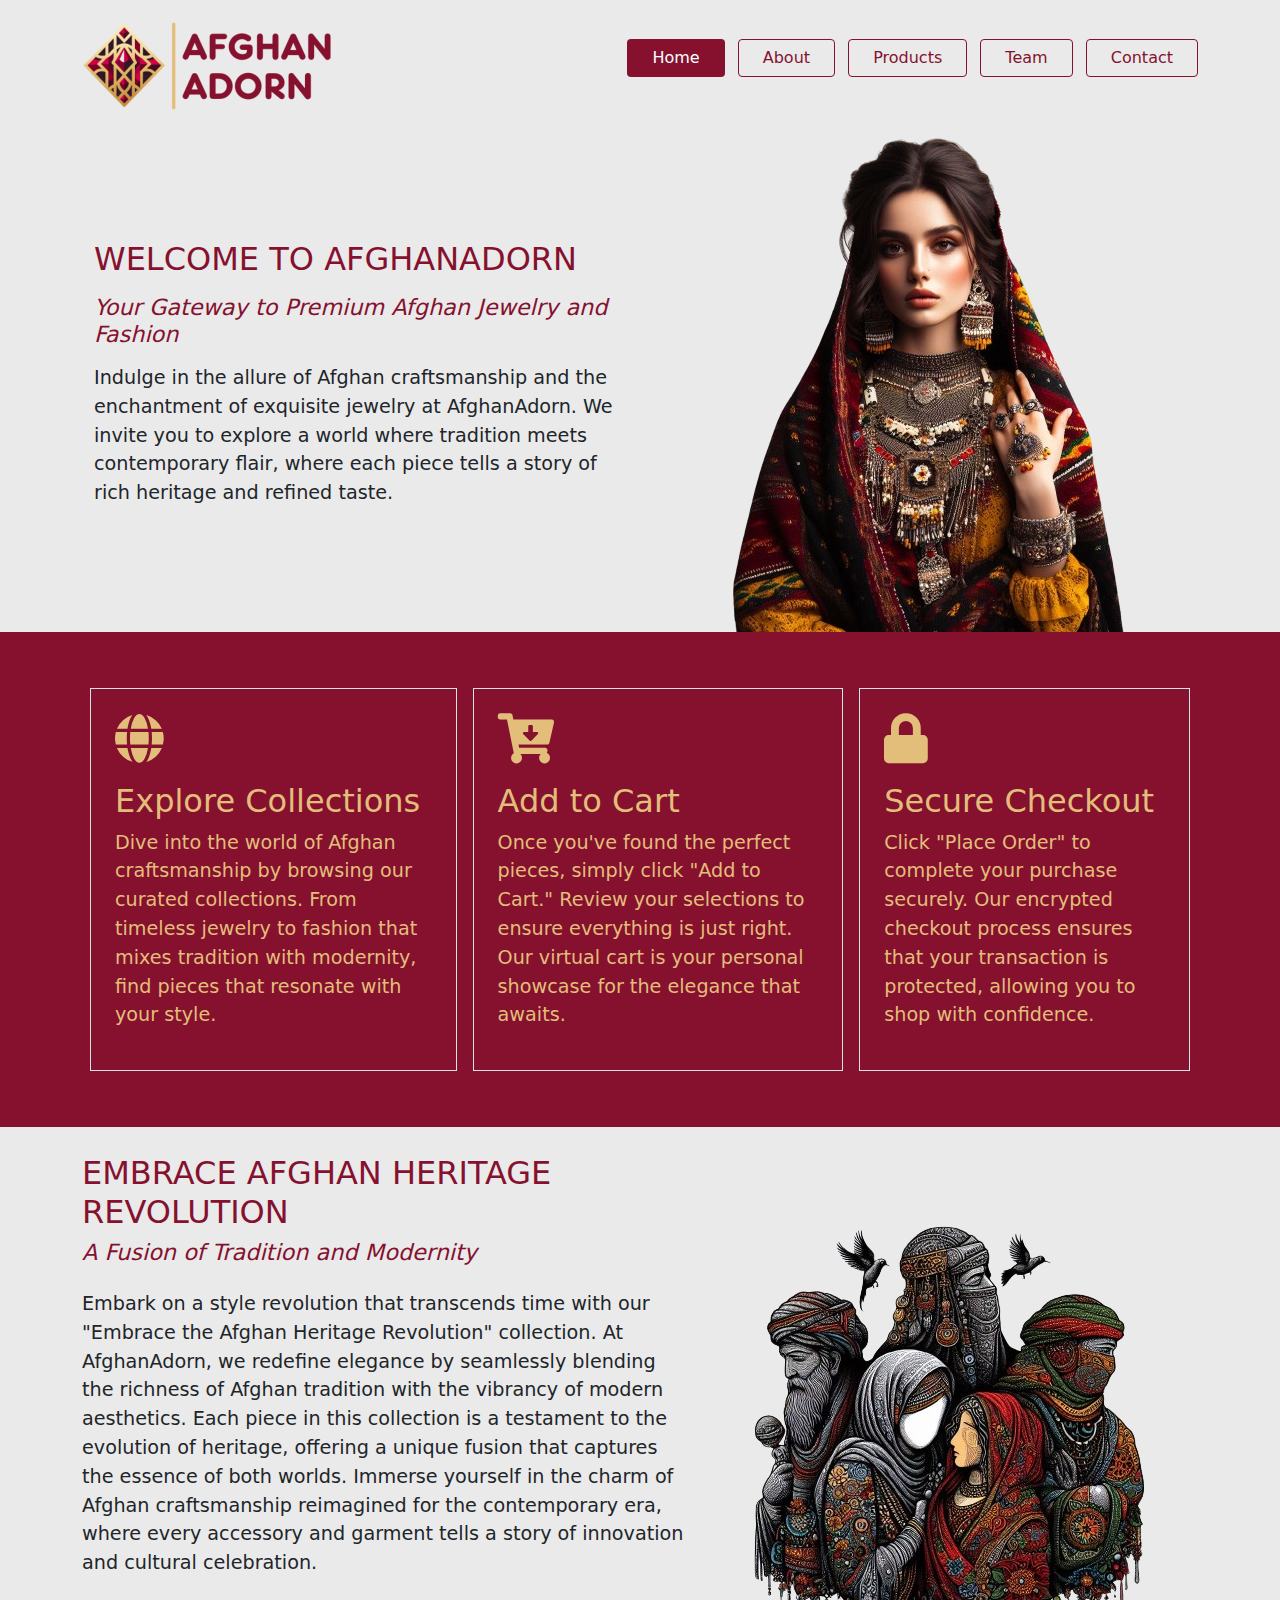
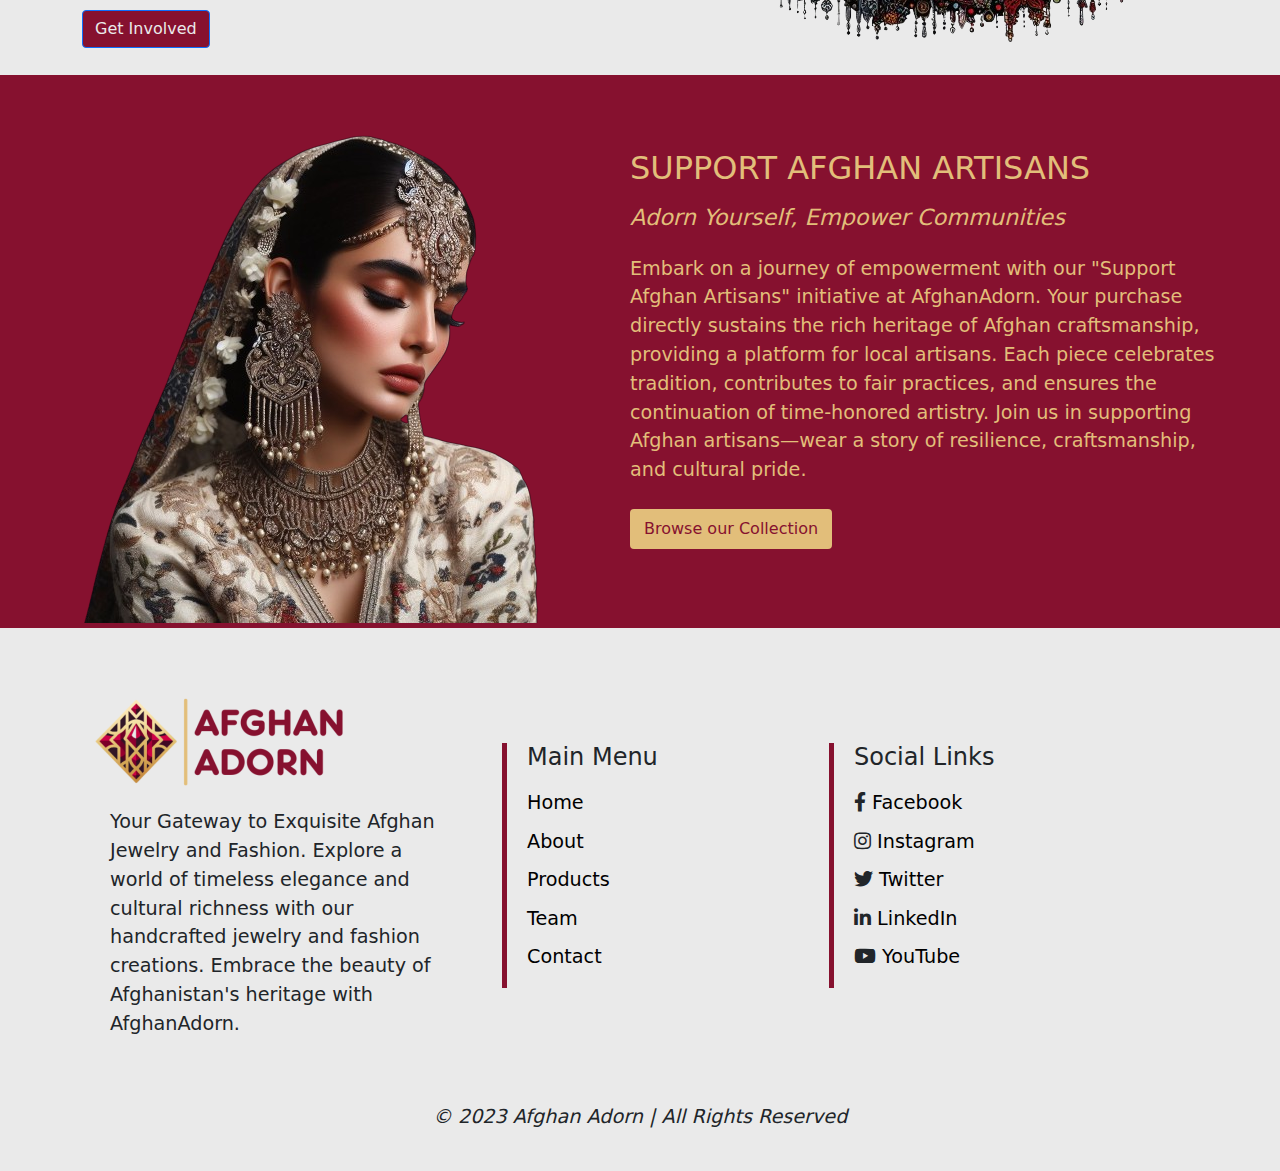
<file: index.html>
<!doctype html>
<html lang="en">

<head>
    <title>Welcome to AfghanAdorn</title>
    
    <!-- Bootstrap CSS -->
    <link href="css/bootstrap.min.css" rel="stylesheet">
    <link href="css/style.css" rel="stylesheet">
    <link rel="stylesheet" href="https://cdnjs.cloudflare.com/ajax/libs/font-awesome/5.15.4/css/all.min.css">
</head>

<body>
  
    <header>
        <div class="container justify-content-center align-items-center ">

            <div class="row ">
                <div class="col-4 mb-3">
                    <img src="img/logo.png" alt="Afghan Adorn Logo" width="250px" class="pt-3 logo">
                </div>
                <div class="col-8 align-self-center">
                    <ul class="list-unstyled float-end">
                        <li class="list-inline-item"><a href="#" class="btn active border-red px-4">Home</a></li>
                        <li class="list-inline-item"><a href="about.html" class="btn btn-outline-success text-decoration-none menu px-4">About</a></li>
                        <li class="list-inline-item"><a href="products.html" class="btn btn-outline-success text-decoration-none menu px-4">Products</a></li>
                        <li class="list-inline-item"><a href="team.html" class="btn btn-outline-success text-decoration-none menu px-4">Team</a></li>
                        <li class="list-inline-item"><a href="contact.html" class="btn btn-outline-success text-decoration-none menu px-4">Contact</a></li>
                    </ul>
                </div>
            </div>
        </div>
    </header>
  
  
    <main>
        <div class="container-fluid d-flex align-items-center">
            <div class="container d-flex justify-content-center align-items-center">
                <div class="container">
                    <h2 class="primary-color text-uppercase pb-2">Welcome to AfghanAdorn</h2>
                    <h3 class="primary-color pb-2">Your Gateway to Premium Afghan Jewelry and Fashion</h3>
                    <p>Indulge in the allure of Afghan craftsmanship and the enchantment of exquisite jewelry at AfghanAdorn. We invite you to explore a world where tradition meets contemporary flair, where each piece tells a story of rich heritage and refined taste.</p>
                </div>
                    
                <div class="container d-inline-flex justify-content-end">
                    <img src="img/header.png" width="500px" alt="">
                </div>
            </div>
        </div>

        <div class="container-fluid primary-background secondary-color py-5">
            
            <div class="container d-flex justify-content-center align-items-center">
                
                <div class="border d-flex flex-column justify-content-center align-content-center h-75 p-4 m-2">
                    <i class="fa fa-globe icons"></i>
                    <h2>Explore Collections</h2>
                    <p>Dive into the world of Afghan craftsmanship by browsing our curated collections. From timeless jewelry to fashion that mixes tradition with modernity, find pieces that resonate with your style.</p>
                </div>
                
                <div class="border d-flex flex-column justify-content-center align-content-center h-75 p-4 m-2">
                    <i class="fa fa-cart-arrow-down icons"></i>
                    <h2>Add to Cart</h2>
                    <p>Once you've found the perfect pieces, simply click "Add to Cart." Review your selections to ensure everything is just right. Our virtual cart is your personal showcase for the elegance that awaits.</p>
                </div>
    
                <div class="border d-flex flex-column justify-content-center align-content-center h-75 p-4 m-2">
                    <i class="fa fa-lock icons"></i>
                    <h2>Secure Checkout</h2>
                    <p>Click "Place Order" to complete your purchase securely. Our encrypted checkout process ensures that your transaction is protected, allowing you to shop with confidence.</p>
                </div>

            </div>
        </div>

        <div class="container d-flex justify-content-center align-items-center">

            <div class="col-7 pe-5 ">
                <h2 class="primary-color text-uppercase">Embrace Afghan Heritage Revolution</h2>
                <h3 class="primary-color pb-3">A Fusion of Tradition and Modernity</h3>
                <p class="pb-3">Embark on a style revolution that transcends time with our "Embrace the Afghan Heritage Revolution" collection. At AfghanAdorn, we redefine elegance by seamlessly blending the richness of Afghan tradition with the vibrancy of modern aesthetics. Each piece in this collection is a testament to the evolution of heritage, offering a unique fusion that captures the essence of both worlds. Immerse yourself in the charm of Afghan craftsmanship reimagined for the contemporary era, where every accessory and garment tells a story of innovation and cultural celebration.</p>
                <a href="#"><button class="btn btn-primary btn-primary-background">Get Involved</button></a>
            </div>

            <div class="col-5 d-flex justify-content-end pt-5">
                <img src="img/home-img-2.png"  alt="">
            </div>

        </div>

        <div class="container-fluid primary-background secondary-color pt-5">
            <div class="container d-flex justify-content-evenly align-items-center">

                <div class="d-flex align-items-center justify-content-center">
                    <img src="img/home-img-1.png"  alt="">
                </div>

                <div class="col-7 ps-5 mb-5">
                    <h2 class="secondary-color text-uppercase pb-2">Support Afghan Artisans</h2>
                    <h3 class="secondary-color pb-3 ">Adorn Yourself, Empower Communities</h3>
                    <p class="pb-2">Embark on a journey of empowerment with our "Support Afghan Artisans" initiative at AfghanAdorn. Your purchase directly sustains the rich heritage of Afghan craftsmanship, providing a platform for local artisans. Each piece celebrates tradition, contributes to fair practices, and ensures the continuation of time-honored artistry. Join us in supporting Afghan artisans—wear a story of resilience, craftsmanship, and cultural pride.</p>
                    <a href="#"><button class="btn btn-secondary-background" id="fashionRevoltBtn">Browse our Collection</button></a>
                </div>
                
            </div>
        </div>
    </main>



    <footer>
        <div class="container justify-content-center p-4 align-items-center ">

            <div class="row mt-4">
                
                <div class="col-4 ">
                
                    <img src="img/logo.png" alt="Afghan Adorn Logo" width="250px" class="pt-3 logo mb-3">
                    <p class="ms-3">Your Gateway to Exquisite Afghan Jewelry and Fashion. Explore a world of timeless elegance and cultural richness with our handcrafted jewelry and fashion creations. Embrace the beauty of Afghanistan's heritage with AfghanAdorn.</p>
                
                </div>

                <div class="col-3 align-self-center border-right-red ms-5">

                    <h4 class="ps-2">Main Menu</h4>

                    <ul class="list-unstyled footer-menu ps-2">
                        <li><a href="index.html">Home</a></li>
                        <li><a href="about.html">About</a></li>
                        <li><a href="products.html">Products</a></li>
                        <li><a href="team.html">Team</a></li>
                        <li><a href="">Contact</a></li>
                    </ul>

                </div>

                <div class="col-lg-3 align-self-center border-right-red ms-5">

                    <h4 class="ps-2">Social Links</h4>

                    <ul class="list-unstyled footer-menu ps-2">
                        <li><i class="fab fa-facebook-f"></i> <a href="https://www.facebook.com/">Facebook</a></li>
                        <li><i class="fab fa-instagram"></i> <a href="https://www.instagram.com/">Instagram</a></li>
                        <li><i class="fab fa-twitter"></i> <a href="https://twitter.com/">Twitter</a></li>
                        <li><i class="fab fa-linkedin-in"></i> <a href="https://linkedin.com/">LinkedIn</a></li>
                        <li><i class="fab fa-youtube"></i> <a href="https://youtube.com/">YouTube</a></li>
                    </ul>

                </div>
            </div>

            <div class="row">
                <p class="fst-italic text-center mt-5">&copy; 2023 Afghan Adorn | All Rights Reserved</p>
            </div>
        </div>
    </footer>






  <!-- Bootstrap JavaScript Libraries -->
  <script src="js/bootstrap.min.js"></script>
</body>

</html>
</file>
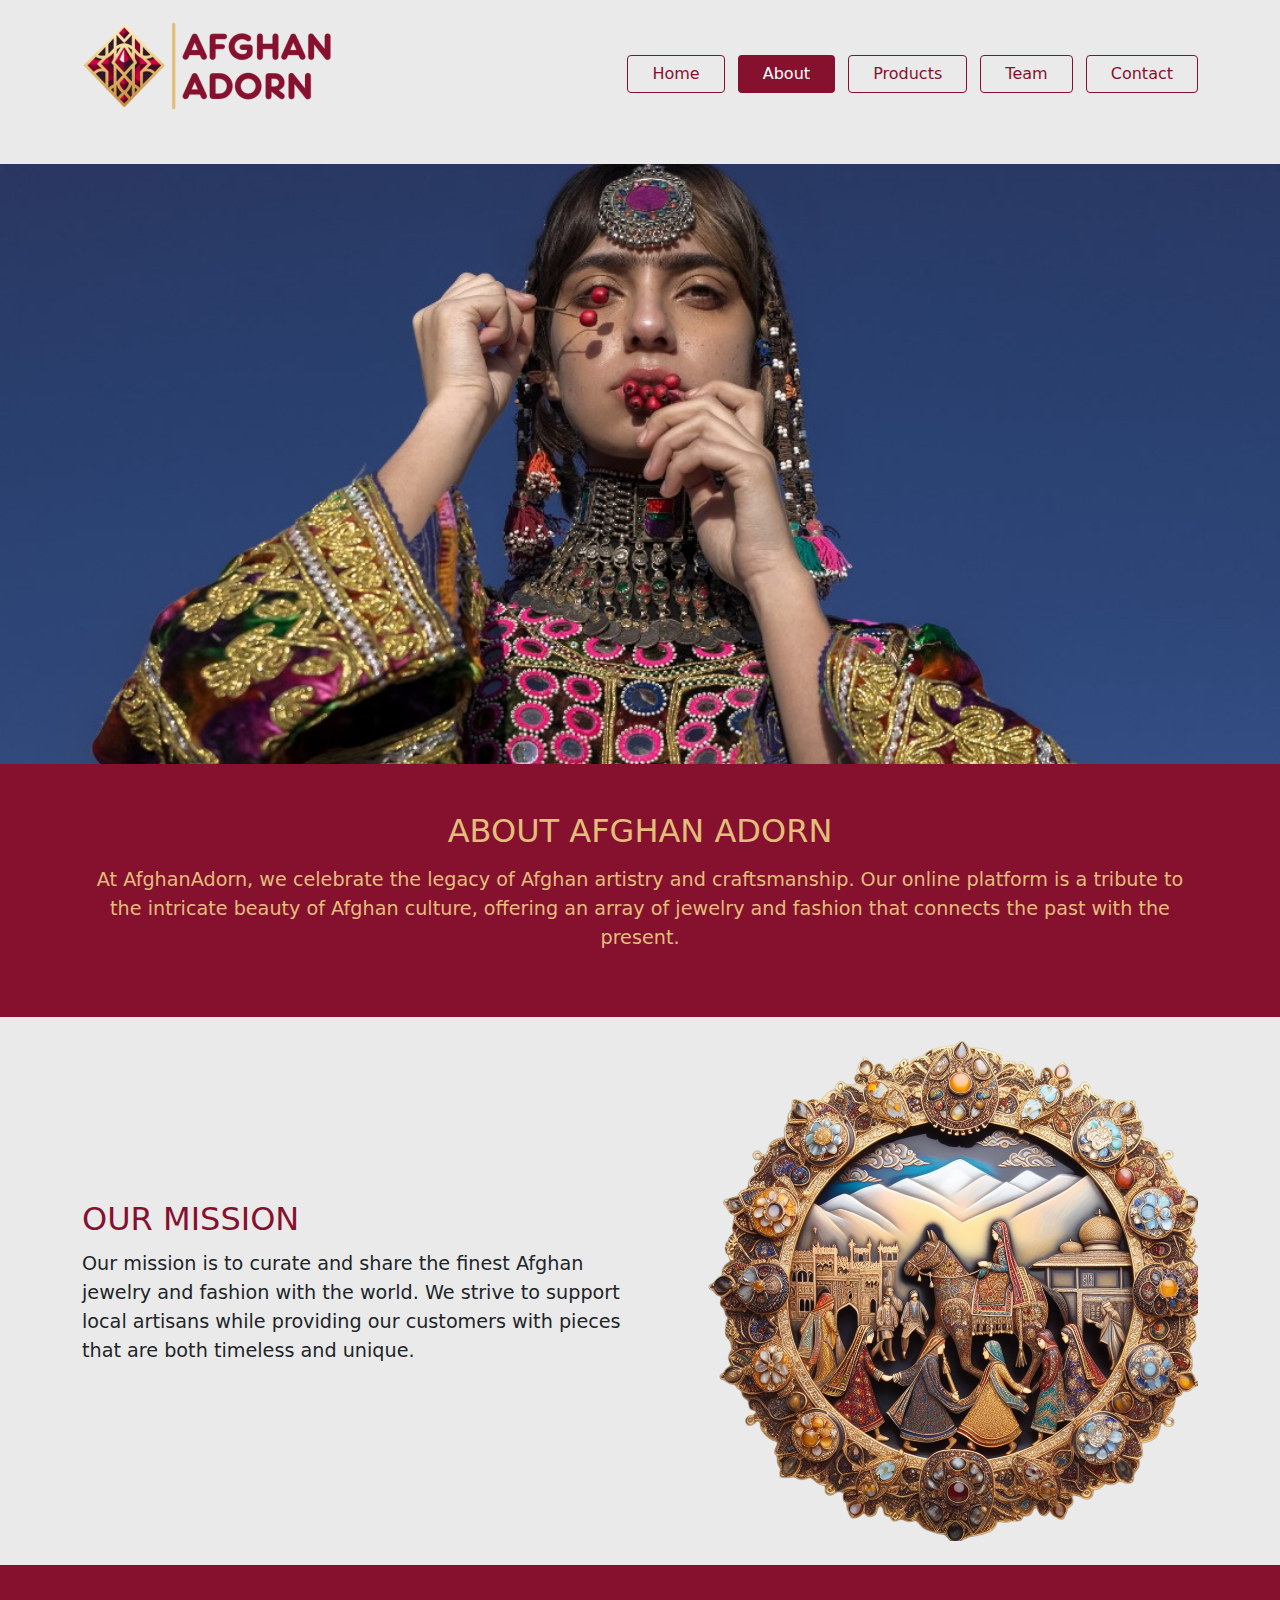
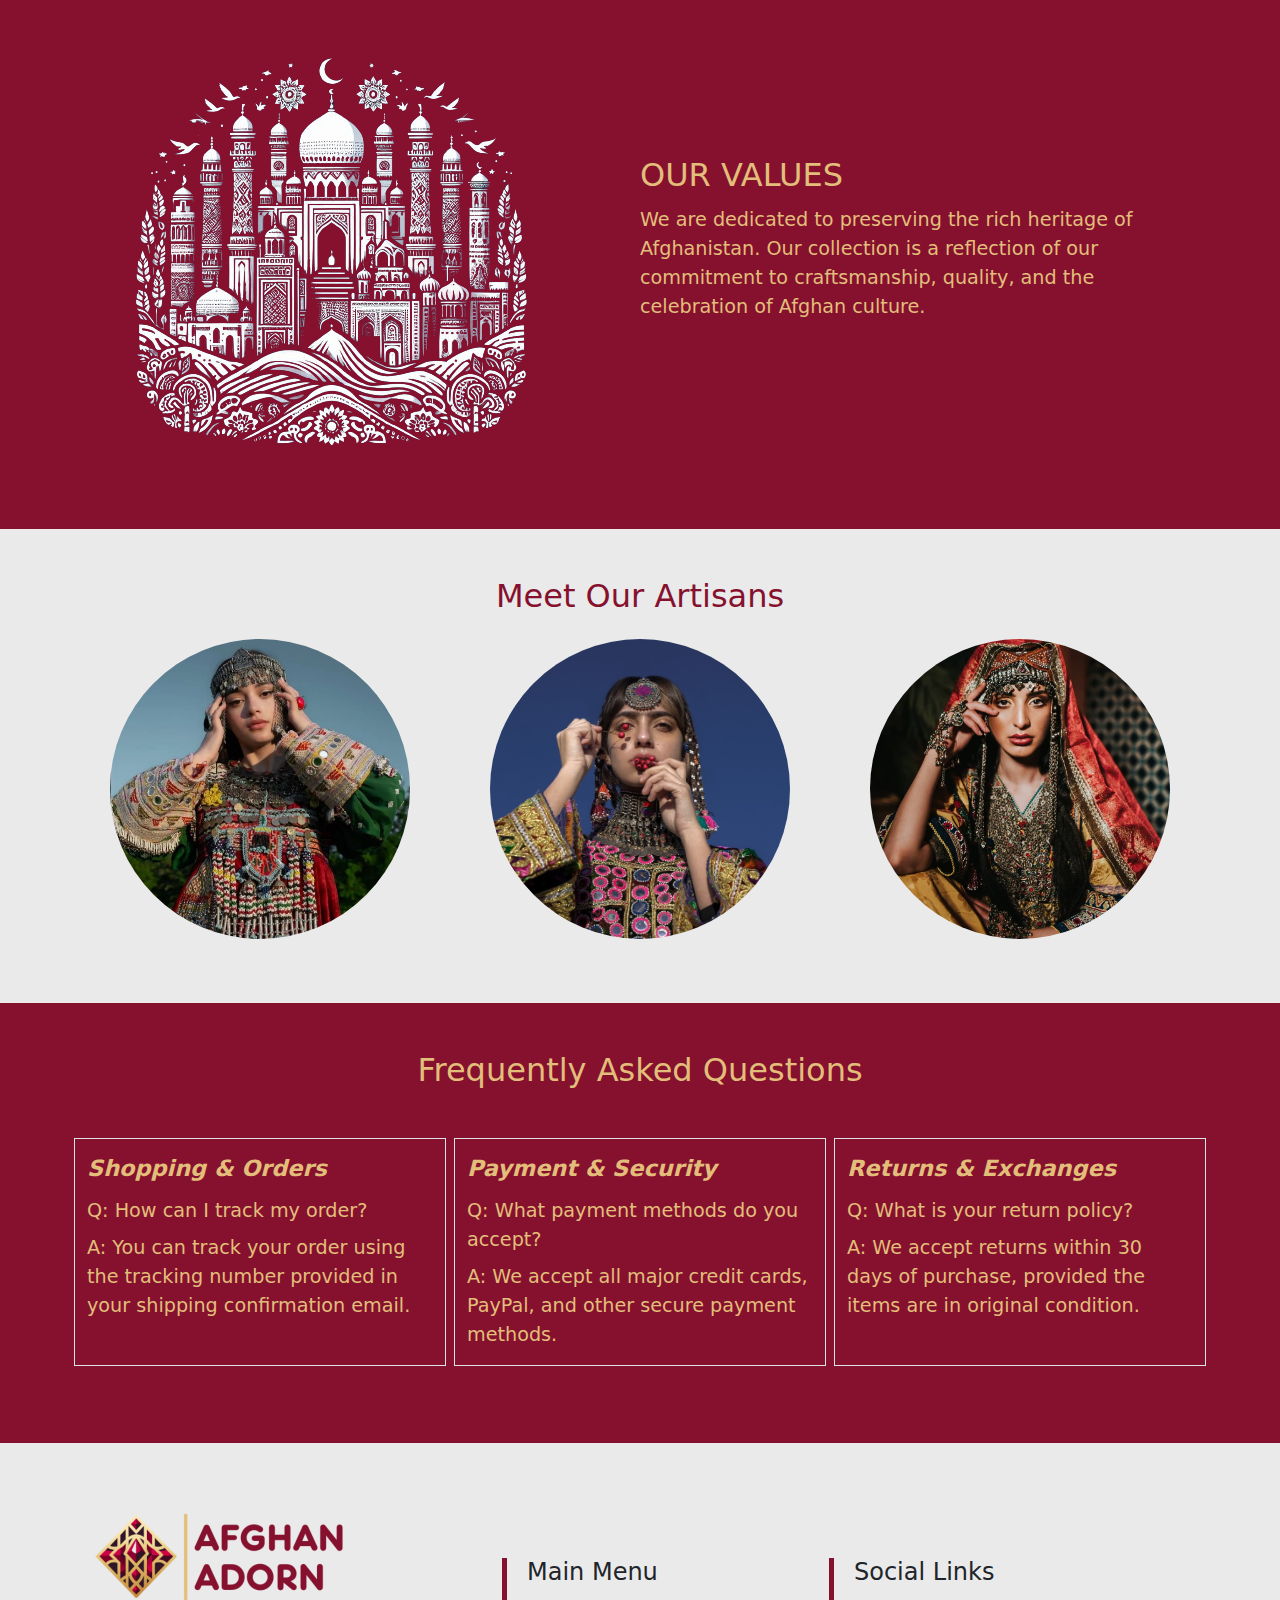
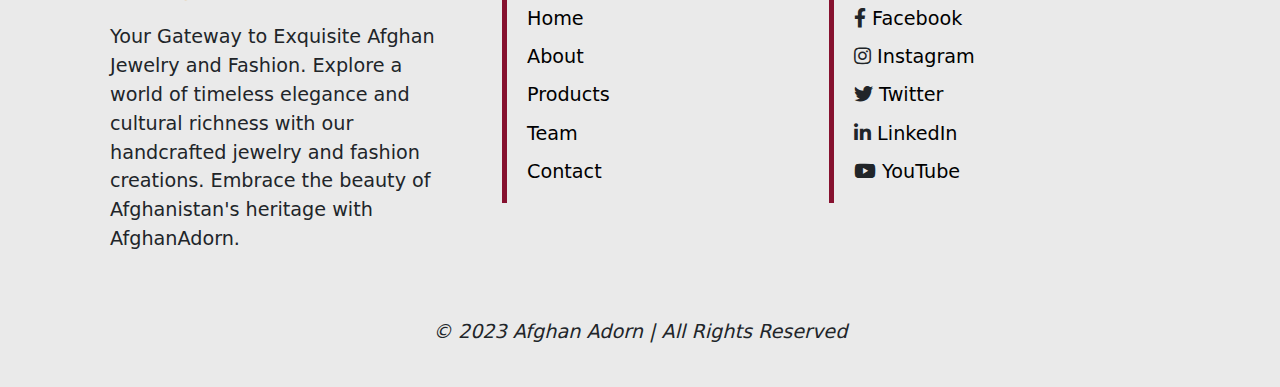
<file: about.html>
<!doctype html>
<html lang="en">

<head>
    <title>Welcome to AfghanAdorn</title>
    
    <!-- Required meta tags -->
    <meta charset="utf-8">
    <meta name="viewport" content="width=device-width, initial-scale=1, shrink-to-fit=no">
    
    <!-- Bootstrap CSS v5.2.1 -->
    <link href="css/bootstrap.min.css" rel="stylesheet">
    <link rel="stylesheet" href="css/style.css">
    <link rel="stylesheet" href="css/about.css">
    <link rel="stylesheet" href="https://cdnjs.cloudflare.com/ajax/libs/font-awesome/5.15.4/css/all.min.css">
</head>

<body>
  
    <header>
        <div class="container justify-content-center align-items-center ">

            <div class="row">
                <div class="col-4 mb-5">
                    <img src="img/logo.png" alt="Afghan Adorn Logo" width="250px" class="pt-3 logo">
                </div>
                <div class="col-8 align-self-center">
                    <ul class="list-unstyled float-end">
                        <li class="list-inline-item"><a href="index.html" class="btn btn-outline-success menu px-4">Home</a></li>
                        <li class="list-inline-item"><a href="#" class="btn active border-red text-decoration-none px-4">About</a></li>
                        <li class="list-inline-item"><a href="products.html" class="btn btn-outline-success text-decoration-none menu px-4">Products</a></li>
                        <li class="list-inline-item"><a href="team.html" class="btn btn-outline-success text-decoration-none menu px-4">Team</a></li>
                        <li class="list-inline-item"><a href="contact.html" class="btn btn-outline-success text-decoration-none menu px-4">Contact</a></li>
                    </ul>
                </div>
            </div>
        </div>
    </header>
  
    <main>

        <div class="container-fluid px-0 d-flex align-items-center" id="about-background">
        
        </div>

        <div class="container-fluid px-0 d-flex text-center flex-column align-items-center primary-background py-5">
            <div class="container">    
                <h2 class="secondary-color text-uppercase pb-2 d-inline-block">About Afghan Adorn</h2>
                <p class="secondary-color">At AfghanAdorn, we celebrate the legacy of Afghan artistry and craftsmanship. Our online platform is a tribute to the intricate beauty of Afghan culture, offering an array of jewelry and fashion that connects the past with the present.</p>
            </div>
        </div>
      
        <div class="container d-flex align-items-center justify-content-center py-4">
            
            <div class="col">
                <h2 class="primary-color text-uppercase pb-1">Our Mission</h3>
                <p>Our mission is to curate and share the finest Afghan jewelry and fashion with the world. We strive to support local artisans while providing our customers with pieces that are both timeless and unique.</p>
            </div>

            <div class="col d-flex align-items-end justify-content-end ">
                <img src="img/our-mission.png" alt="" >
            </div>

        </div>

        <div class="container-fluid primary-background py-4">
        
            <div class="container d-flex align-items-center py-2">

                <div class="col d-flex align-items-end justify-content-start">
                    <img src="img/our-values.png" alt="" >
                </div>

                <div class="col">
                    <h2 class="secondary-color text-uppercase pb-1">Our Values</h2>
                    <p class="secondary-color">We are dedicated to preserving the rich heritage of Afghanistan. Our collection is a reflection of our commitment to craftsmanship, quality, and the celebration of Afghan culture.</p>
                </div>

            </div>

        </div>
      
        <div class="container my-5">
            <h2 class="text-center primary-color mb-4">Meet Our Artisans</h2>
            <div class="row justify-content-center">
                
                <div class="col-md-4 mb-3">
                    <img src="img/2.jpeg" alt="Artisan 1" class="img-fluid rounded-circle mx-auto d-block" style="width: 300px; height: 300px; object-fit: cover;">
                </div>
                <div class="col-md-4 mb-3">
                    <img src="img/peakpx.jpeg" alt="Artisan 2" class="img-fluid rounded-circle mx-auto d-block" style="width: 300px; height: 300px; object-fit: cover;">
                </div>
                <div class="col-md-4 mb-3">
                    <img src="img/1.jpg" alt="Artisan 3" class="img-fluid rounded-circle mx-auto d-block" style="width: 300px; height: 300px; object-fit: cover;">
                </div>
            </div>
        </div>
        
    
<div class="container-fluid primary-background secondary-color py-5">
    <div class="container">
        <h2 class="secondary-color mb-5 text-center">Frequently Asked Questions</h2>
        <div class="row d-flex justify-content-center">
            <!-- FAQ Part 1 -->
            <div class="col mb-4 border pt-3 mx-1">
                <div class="faq-part">
                    <h3 class="mb-3 bold">Shopping & Orders</h3>
                    <p class="faq-question mb-2">Q: How can I track my order?</p>
                    <p class="faq-answer mb-3">A: You can track your order using the tracking number provided in your shipping confirmation email.</p>  
                </div>
            </div>

            <!-- FAQ Part 2 -->
            <div class="col mb-4 border pt-3 mx-1">
                <div class="faq-part">
                    <i class=""></i>
                    <h3 class="mb-3 bold">Payment & Security</h3>
                    <p class="faq-question mb-2">Q: What payment methods do you accept?</p>
                    <p class="faq-answer mb-3">A: We accept all major credit cards, PayPal, and other secure payment methods.</p>
                 
                </div>
            </div>

            <!-- FAQ Part 3 -->
            <div class="col mb-4 border pt-3 mx-1">
                <div class="faq-part">
                    <h3 class="mb-3 bold">Returns & Exchanges</h3>
                    <p class="faq-question mb-2">Q: What is your return policy?</p>
                    <p class="faq-answer mb-3">A: We accept returns within 30 days of purchase, provided the items are in original condition.</p>
                   
                </div>
            </div>
        </div>
    </div>
</div>

      </main>


    <footer>
        <div class="container justify-content-center p-4 align-items-center ">

            <div class="row mt-4">
                <div class="col-4 ">
                    <img src="img/logo.png" alt="Afghan Adorn Logo" width="250px" class="pt-3 logo mb-3">
                    <p class="ms-3">Your Gateway to Exquisite Afghan Jewelry and Fashion. Explore a world of timeless elegance and cultural richness with our handcrafted jewelry and fashion creations. Embrace the beauty of Afghanistan's heritage with AfghanAdorn.</p>
                </div>
                <div class="col-3 align-self-center border-right-red ms-5">

                    <h4 class="ps-2">Main Menu</h4>

                    <ul class="list-unstyled footer-menu ps-2">
                        <li><a href="index.html">Home</a></li>
                        <li><a href="about.html">About</a></li>
                        <li><a href="products.html">Products</a></li>
                        <li><a href="team.html">Team</a></li>
                        <li><a href="">Contact</a></li>
                    </ul>
                </div>

                <div class="col-lg-3 align-self-center border-right-red ms-5">

                    <h4 class="ps-2">Social Links</h4>

                    <ul class="list-unstyled footer-menu ps-2">
                        <li><i class="fab fa-facebook-f"></i> <a href="https://www.facebook.com/">Facebook</a></li>
                        <li><i class="fab fa-instagram"></i> <a href="https://www.instagram.com/">Instagram</a></li>
                        <li><i class="fab fa-twitter"></i> <a href="https://twitter.com/">Twitter</a></li>
                        <li><i class="fab fa-linkedin-in"></i> <a href="https://linkedin.com/">LinkedIn</a></li>
                        <li><i class="fab fa-youtube"></i> <a href="https://youtube.com/">YouTube</a></li>
                    </ul>
                </div>
            </div>

            <div class="row">
                <p class="fst-italic text-center mt-5">&copy; 2023 Afghan Adorn | All Rights Reserved</p>
            </div>
        </div>
    </footer>






  <!-- Bootstrap JavaScript Libraries -->
  <script defer src="/js/bootstrap.min.js"></script>
</body>

</html>
</file>
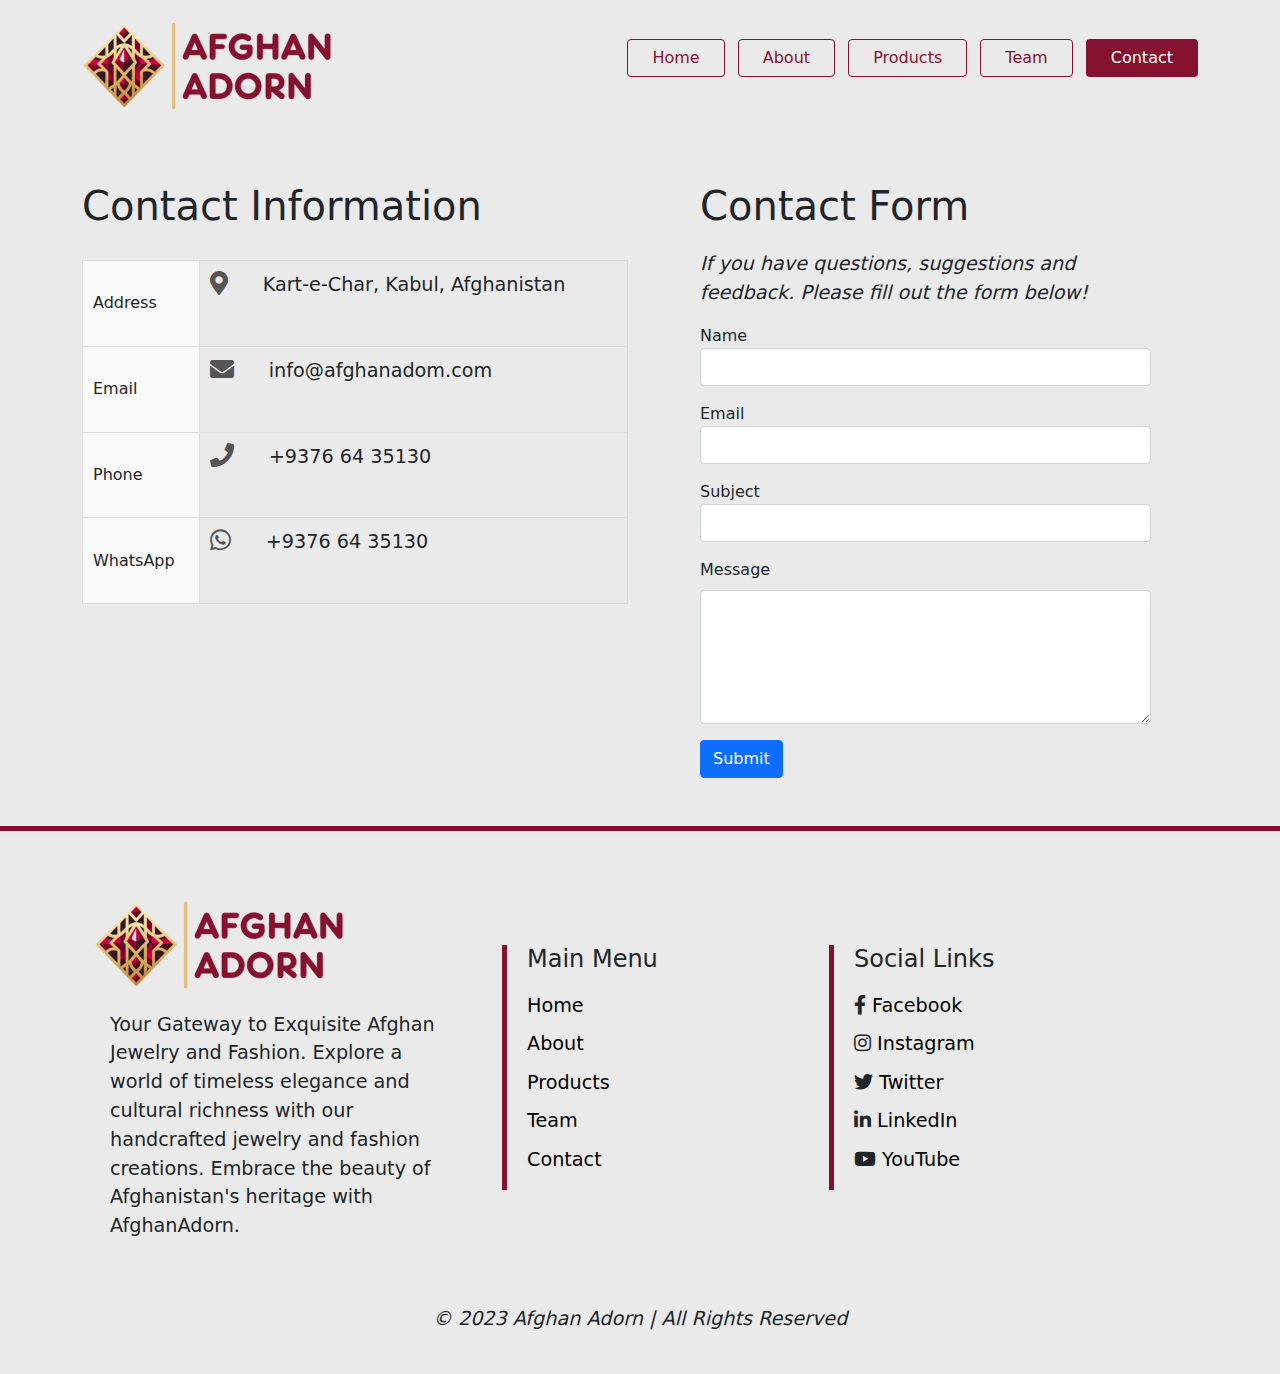
<file: contact.html>
<!doctype html>
<html lang="en">

<head>
    <title>Welcome to AfghanAdorn</title>
    
    <!-- Required meta tags -->
    <meta charset="utf-8">
    <meta name="viewport" content="width=device-width, initial-scale=1, shrink-to-fit=no">
    
    <!-- Bootstrap CSS v5.2.1 -->
    <link href="css/bootstrap.min.css" rel="stylesheet">
    <link rel="stylesheet" href="css/style.css">
    <link rel="stylesheet" href="css/tamana.css">
    <link rel="stylesheet" href="https://cdnjs.cloudflare.com/ajax/libs/font-awesome/5.15.4/css/all.min.css">
    
</head>

<body>
  
    <header>
        <div class="container justify-content-center align-items-center">

            <div class="row">
                <div class="col-4 mb-3">
                    <img src="img/logo.png" alt="Afghan Adorn Logo" width="250px" class="pt-3 logo">
                </div>
                <div class="col-8 align-self-center">
                    <ul class="list-unstyled float-end">
                        <li class="list-inline-item"><a href="index.html" class="btn btn-outline-success menu px-4">Home</a></li>
                        <li class="list-inline-item"><a href="about.html" class="btn btn-outline-success text-decoration-none menu px-4">About</a></li>
                        <li class="list-inline-item"><a href="products.html" class="btn btn-outline-success text-decoration-none menu px-4">Products</a></li>
                        <li class="list-inline-item"><a href="team.html" class="btn btn-outline-success text-decoration-none menu px-4">Team</a></li>
                        <li class="list-inline-item"><a href="#" class="btn active border-red text-decoration-none px-4">Contact</a></li>
                    </ul>
                </div>
            </div>
        </div>
    </header>

<main>
    <div class="container mb-5">
        <div class="contact-info">
            <div class="row">
                <div class="col-md-6 ">
                    <h2>Contact Information</h2>
                    <table>
                        <tbody>
                            <tr>
                                <th>Address</th>
                                <td>
                                    <div class="contact-item">
                                        <i class="fas fa-map-marker-alt"></i>
                                        <div class="contact-details">
                                            <p>Kart-e-Char, Kabul, Afghanistan</p>
                                        </div>
                                    </div>
                                </td>
                            </tr>
                            <tr>
                                <th>Email</th>
                                <td>
                                    <div class="contact-item">
                                        <i class="fas fa-envelope"></i>
                                        <div class="contact-details">
                                            <p>info@afghanadom.com</p>
                                        </div>
                                    </div>
                                </td>
                            </tr>
                            <tr>
                                <th>Phone</th>
                                <td>
                                    <div class="contact-item">
                                        <i class="fas fa-phone"></i>
                                        <div class="contact-details">
                                            <p>+9376 64 35130</p>
                                        </div>
                                    </div>
                                </td>
                            </tr>
                            <tr>
                                <th>WhatsApp</th>
                                <td>
                                    <div class="contact-item">
                                        <i class="fab fa-whatsapp"></i>
                                        <div class="contact-details">
                                            <p>+9376 64 35130</p> <!-- Same phone number as above -->
                                        </div>
                                    </div>
                                </td>
                            </tr>
                        </tbody>
                    </table>
                </div>
                <div class="col-md-5 ms-5">

                    <h2>Contact Form</h2>
                    <p><i>If you have questions, suggestions and feedback. Please fill out the form below!</i></p>

                    <form action="">

                        <div class="mb-3">
                            <label for="name">Name</label>
                            <input type="text" class="form-control" name="Name" id="name" required>
                        </div>

                        <div class="mb-3">
                            <label for="email">Email</label>
                            <input type="email" class="form-control" name="email" id="email" required>
                        </div>
                        
                        <div class="mb-3">
                            <label for="subject">Subject</label>
                            <input class="form-control" type="text" name="subject" id="subject" required>
                        </div>

                        <div class="mb-3">
                          <label for="message" class="form-label">Message</label>
                          <textarea class="form-control" name="message" id="message" rows="5" required></textarea>
                        </div>
                        
                        <button type="submit" class="btn btn-primary">Submit</button>

                        <div></div>

                        </div>
                    </form>
                </div>
            </div>
        </div>
    </div>
</main>



    <!--Do Not Edit Below Here-->
    <footer>
        <div class="container justify-content-center p-4 align-items-center ">

            <div class="row mt-4">
                <div class="col-4 ">
                    <img src="img/logo.png" alt="Afghan Adorn Logo" width="250px" class="pt-3 logo mb-3">
                    <p class="ms-3">Your Gateway to Exquisite Afghan Jewelry and Fashion. Explore a world of timeless elegance and cultural richness with our handcrafted jewelry and fashion creations. Embrace the beauty of Afghanistan's heritage with AfghanAdorn.</p>
                </div>
                <div class="col-3 align-self-center border-right-red ms-5">

                    <h4 class="ps-2">Main Menu</h4>

                    <ul class="list-unstyled footer-menu ps-2">
                        <li><a href="index.html">Home</a></li>
                        <li><a href="about.html">About</a></li>
                        <li><a href="products.html">Products</a></li>
                        <li><a href="team.html">Team</a></li>
                        <li><a href="">Contact</a></li>
                    </ul>
                </div>

                <div class="col-lg-3 align-self-center border-right-red ms-5">

                    <h4 class="ps-2">Social Links</h4>

                    <ul class="list-unstyled footer-menu ps-2">
                        <li><i class="fab fa-facebook-f"></i> <a href="https://www.facebook.com/">Facebook</a></li>
                        <li><i class="fab fa-instagram"></i> <a href="https://www.instagram.com/">Instagram</a></li>
                        <li><i class="fab fa-twitter"></i> <a href="https://twitter.com/">Twitter</a></li>
                        <li><i class="fab fa-linkedin-in"></i> <a href="https://linkedin.com/">LinkedIn</a></li>
                        <li><i class="fab fa-youtube"></i> <a href="https://youtube.com/">YouTube</a></li>
                    </ul>
                </div>
            </div>

            <div class="row">
                <p class="fst-italic text-center mt-5">&copy; 2023 Afghan Adorn | All Rights Reserved</p>
            </div>
        </div>
    </footer>






  <!-- Bootstrap JavaScript Libraries -->
  <script defer src="/js/bootstrap.min.js"></script>
</body>

</html>
</file>
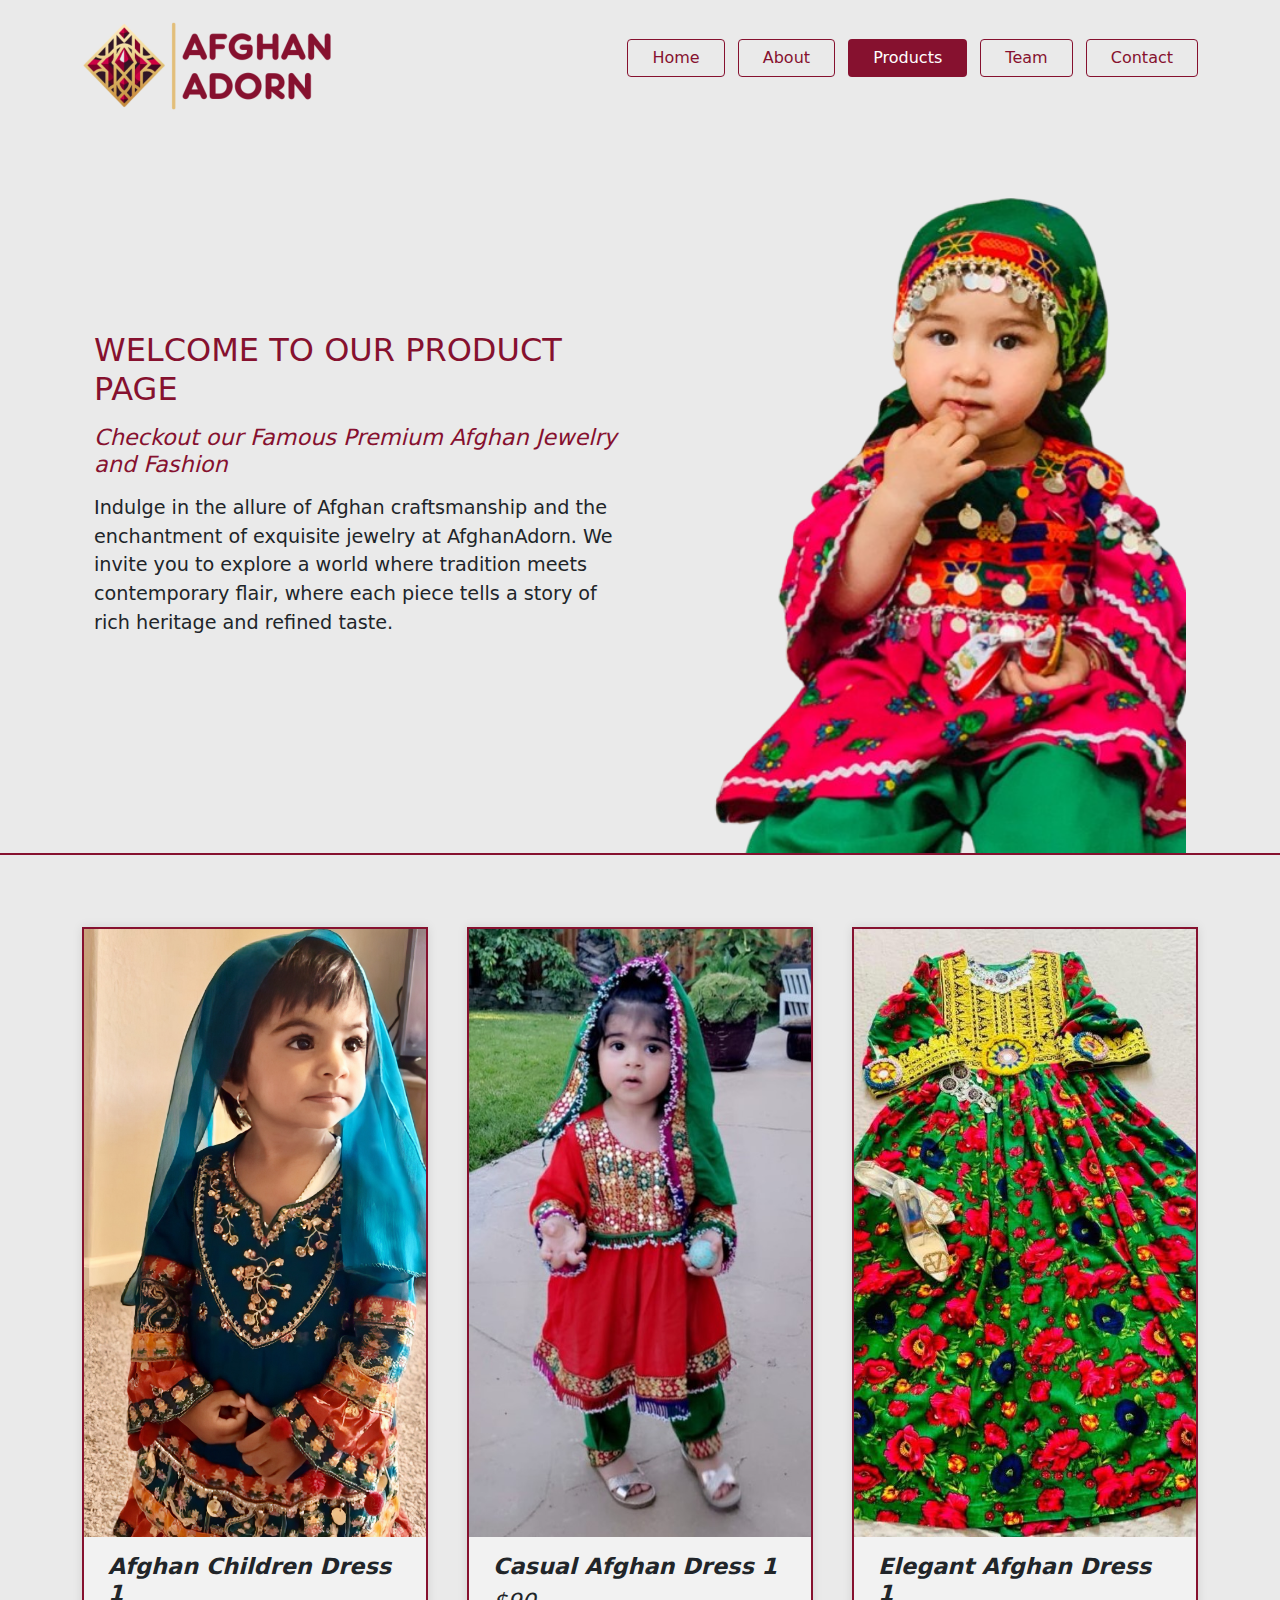
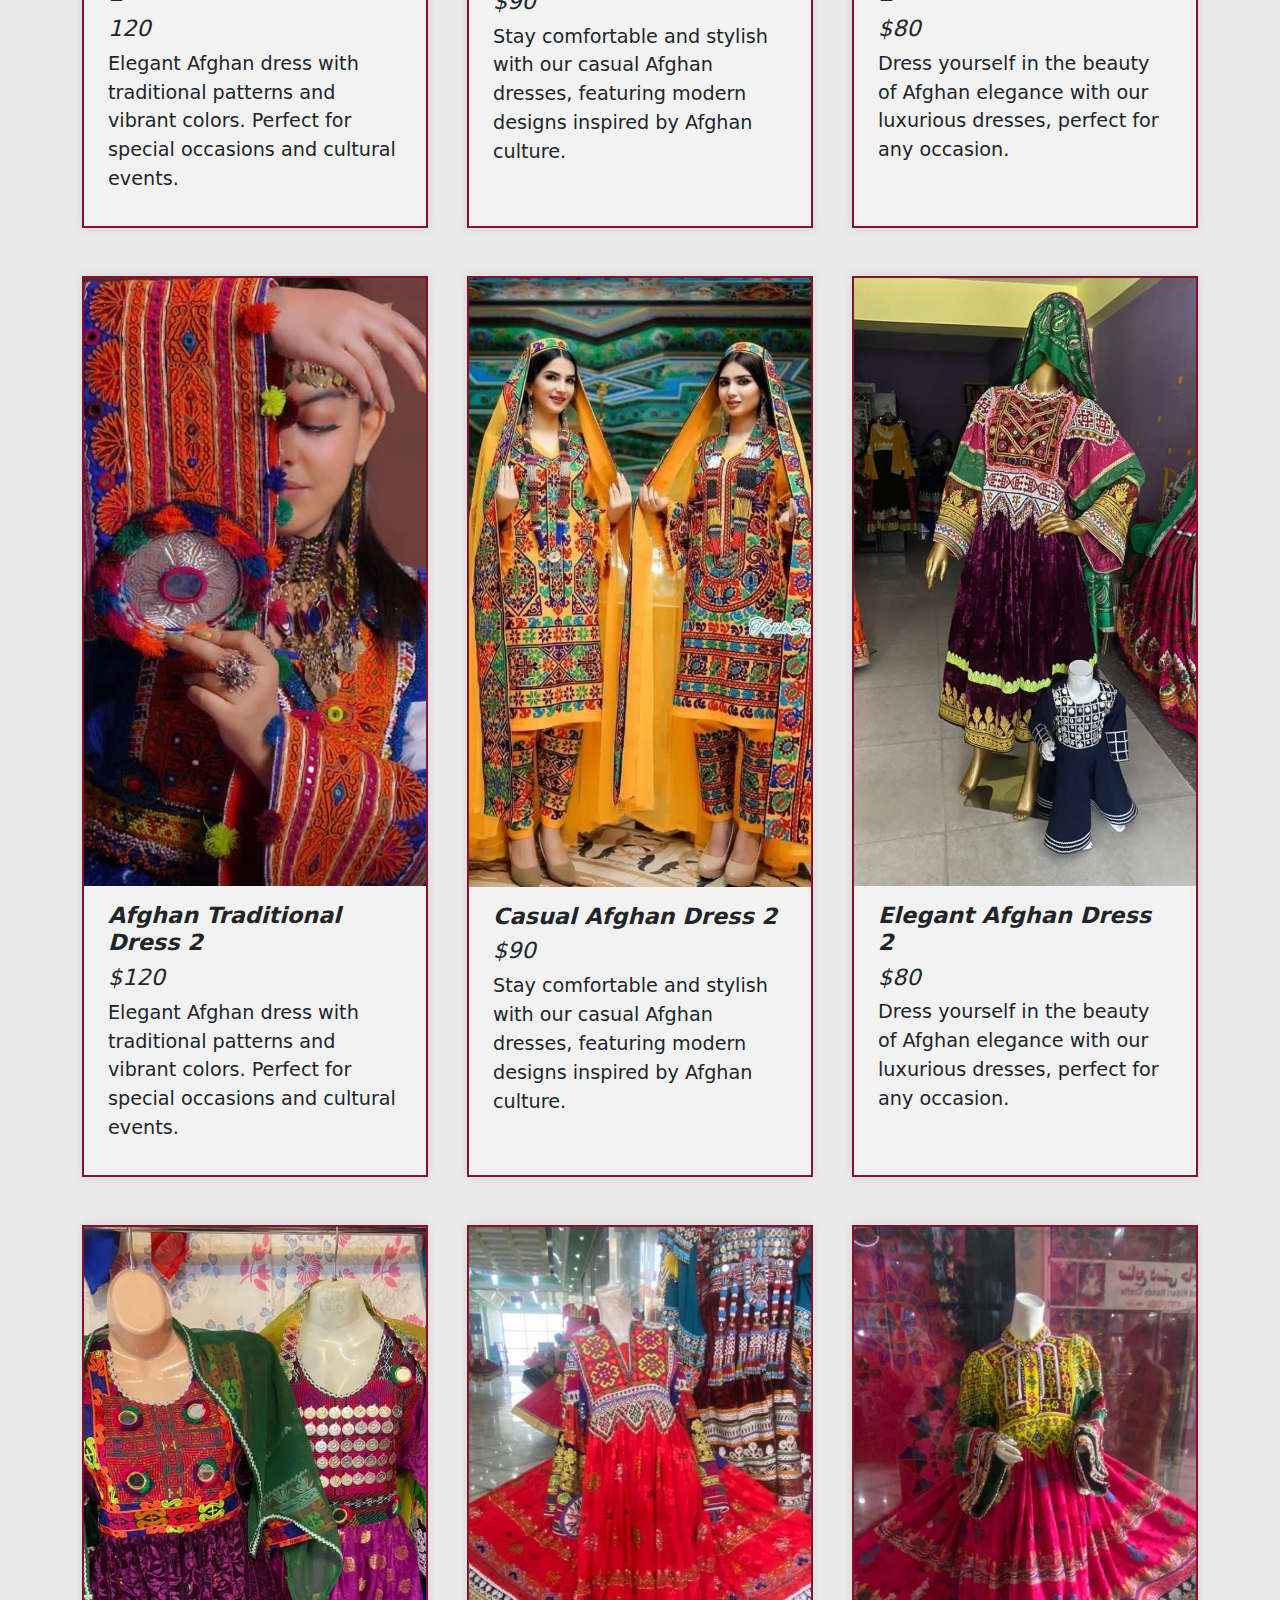
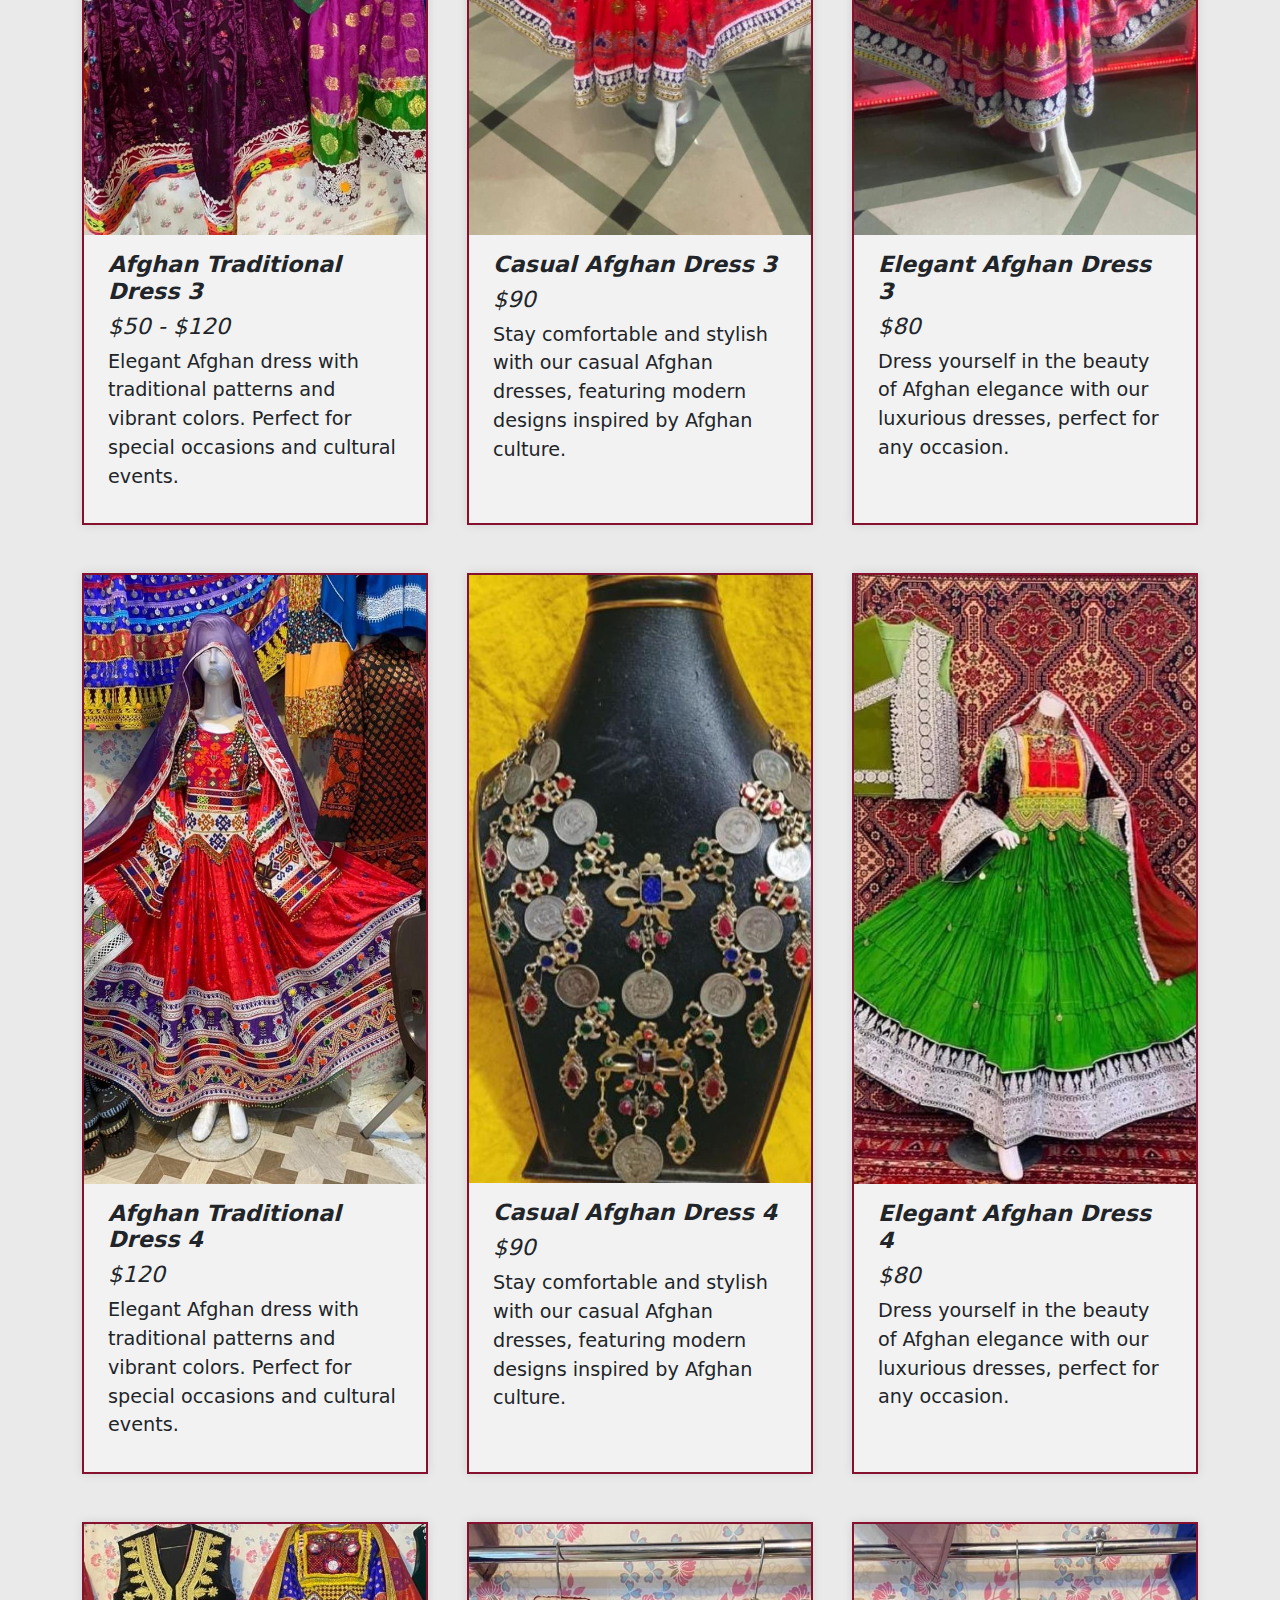
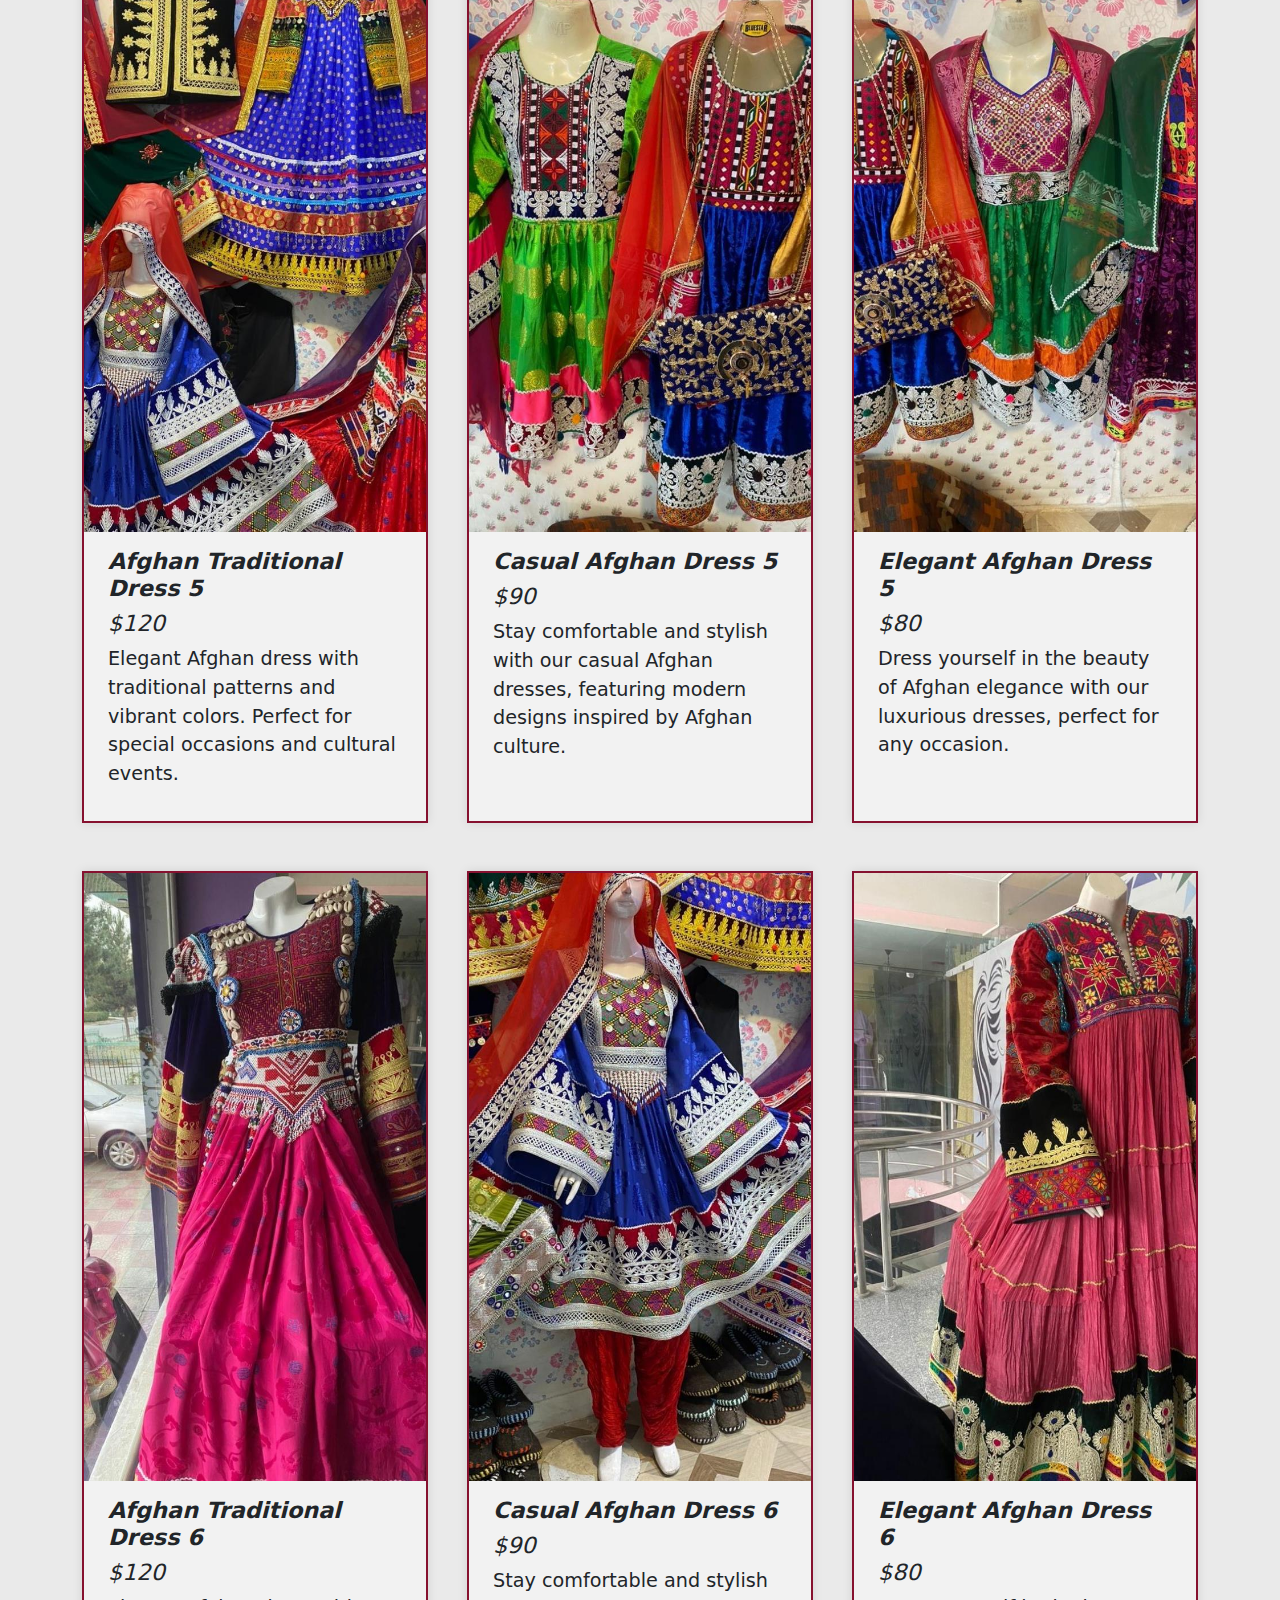
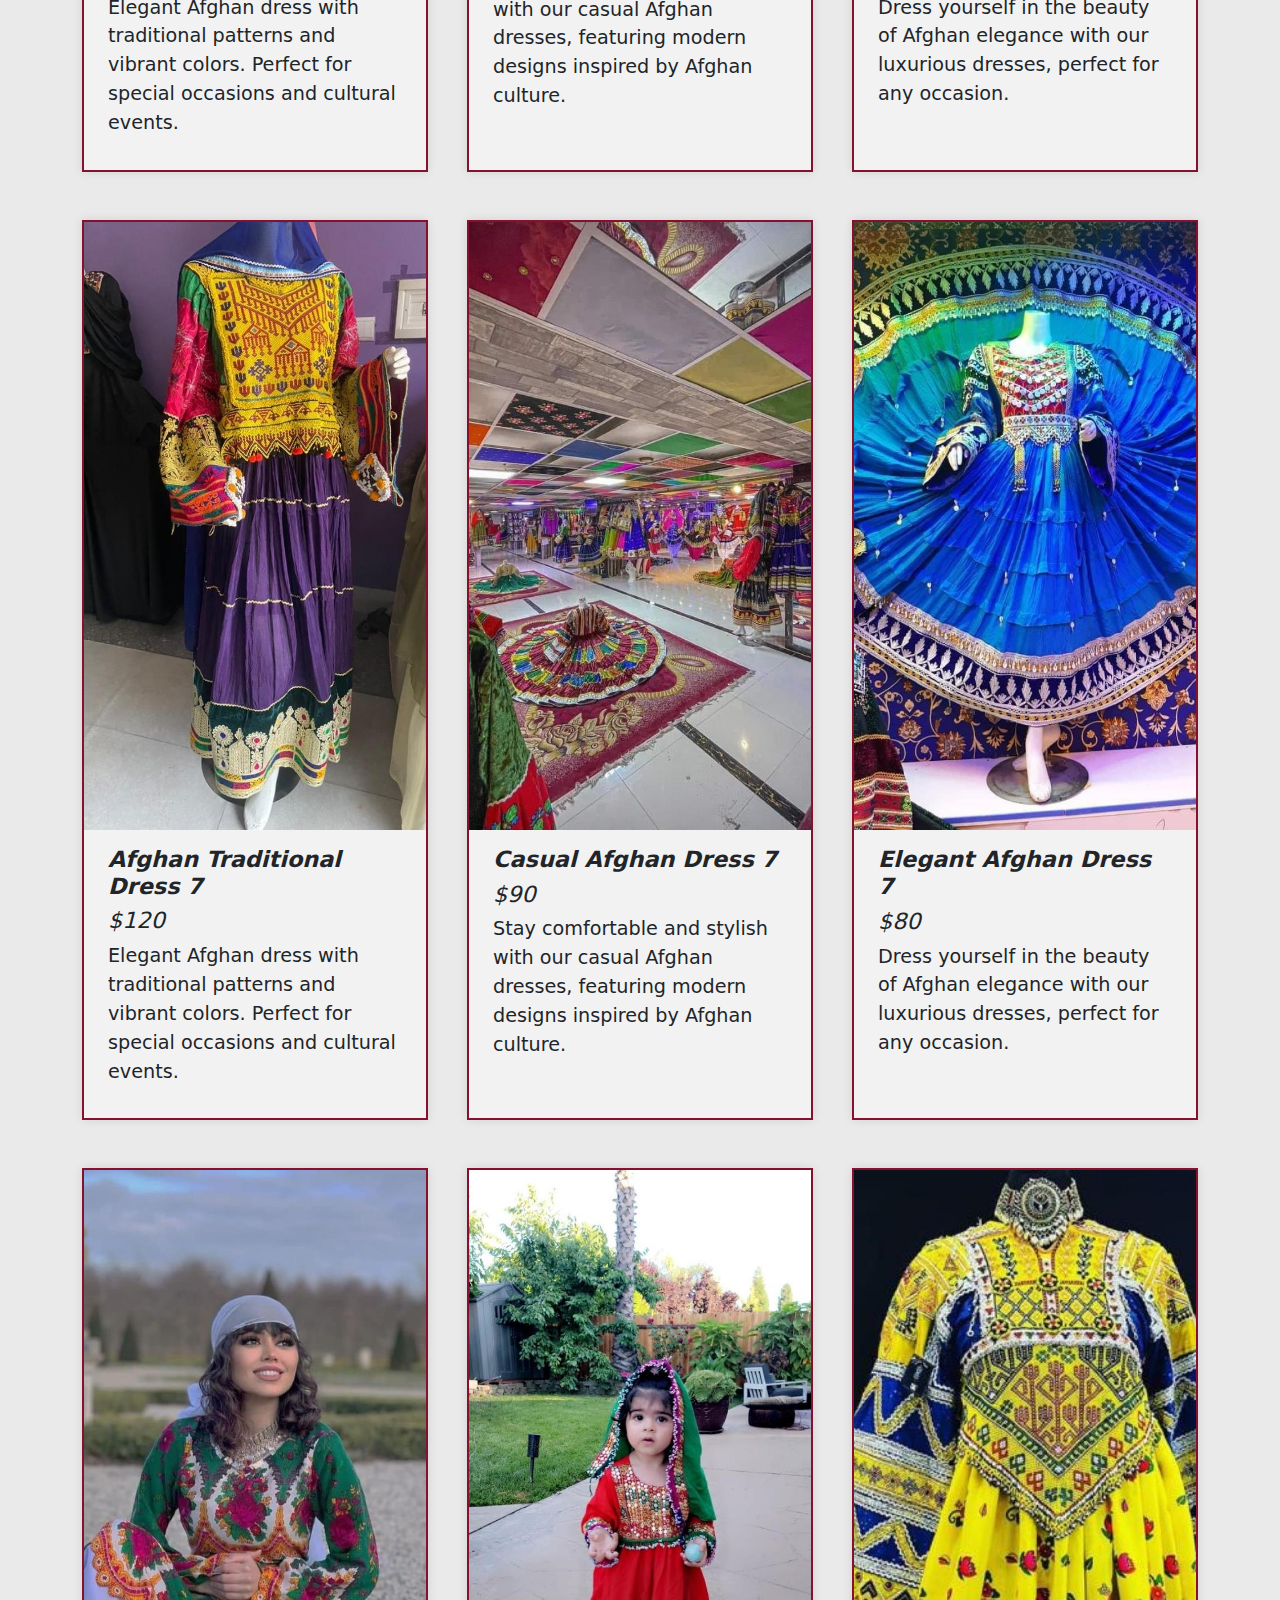
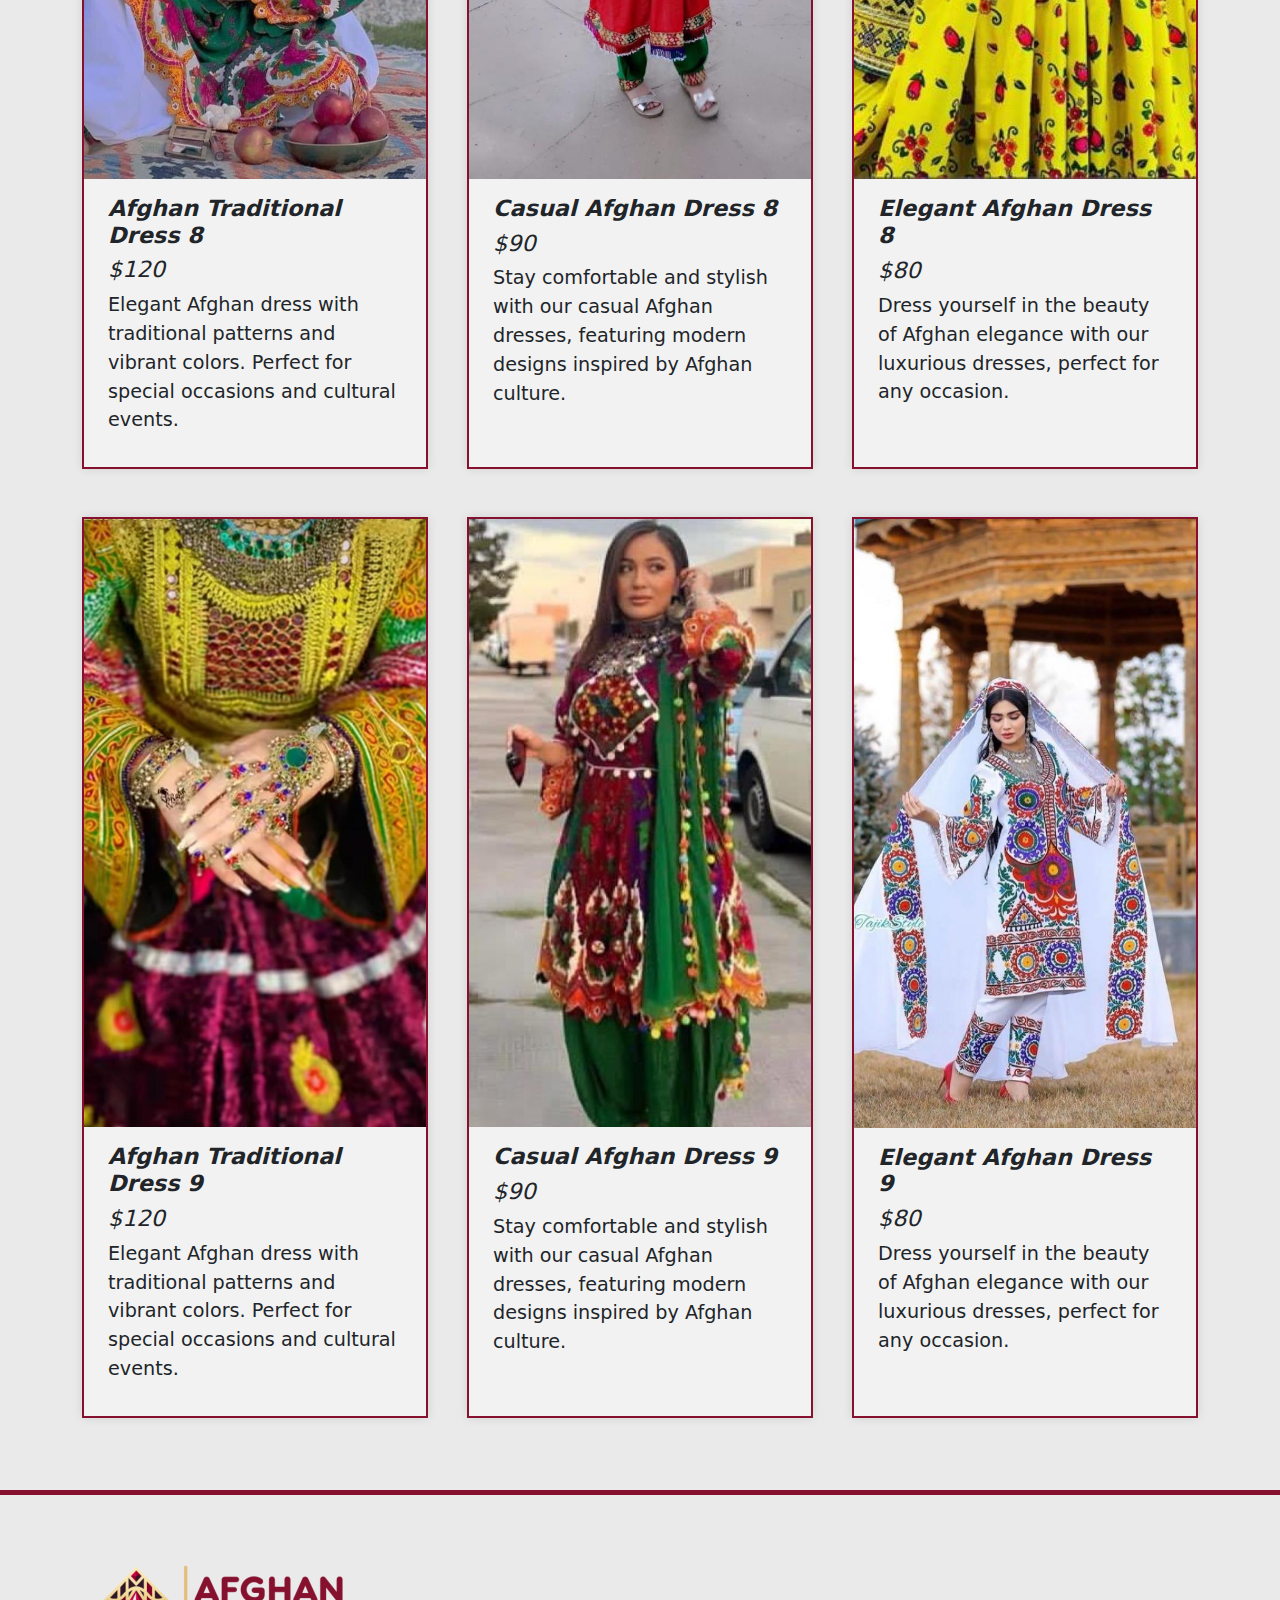
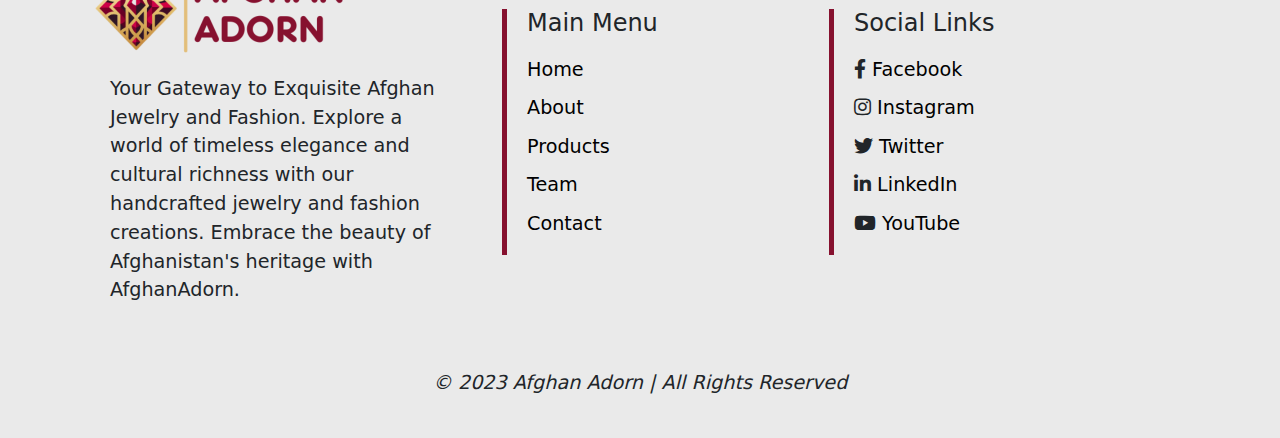
<file: products.html>
<!doctype html>
<html lang="en">

<head>
    <title>Welcome to AfghanAdorn</title>
    
    <!-- Required meta tags -->
    <meta charset="utf-8">
    <meta name="viewport" content="width=device-width, initial-scale=1, shrink-to-fit=no">
    
    <!-- Bootstrap CSS v5.2.1 -->
    <link href="css/bootstrap.min.css" rel="stylesheet">
    <link rel="stylesheet" href="css/style.css">
    <link rel="stylesheet" href="css/product.css">
    <link rel="stylesheet" href="https://cdnjs.cloudflare.com/ajax/libs/font-awesome/5.15.4/css/all.min.css">
</head>

<body>
  
    <header>
        <div class="container justify-content-center align-items-center ">

            <div class="row">
                <div class="col-4 mb-3">
                    <img src="img/logo.png" alt="Afghan Adorn Logo" width="250px" class="pt-3 logo">
                </div>
                <div class="col-8 align-self-center">
                    <ul class="list-unstyled float-end">
                        <li class="list-inline-item"><a href="index.html" class="btn btn-outline-success menu px-4">Home</a></li>
                        <li class="list-inline-item"><a href="about.html" class="btn btn-outline-success text-decoration-none menu px-4">About</a></li>
                        <li class="list-inline-item"><a href="#" class="btn active border-red text-decoration-none px-4">Products</a></li>
                        <li class="list-inline-item"><a href="team.html" class="btn btn-outline-success text-decoration-none menu px-4">Team</a></li>
                        <li class="list-inline-item"><a href="contact.html" class="btn btn-outline-success text-decoration-none menu px-4">Contact</a></li>
                    </ul>
                </div>
            </div>
        </div>
    </header>
  
  
    <main>        
        <div class="container-fluid d-flex align-items-center ">
           
            <div class="container d-flex justify-content-center align-items-center">
                <div class="container">
                    <h2 class="primary-color text-uppercase pb-2">Welcome to our Product Page</h2>
                    <h3 class="primary-color pb-2">Checkout our Famous Premium Afghan Jewelry and Fashion</h3>
                    <p>Indulge in the allure of Afghan craftsmanship and the enchantment of exquisite jewelry at AfghanAdorn. We invite you to explore a world where tradition meets contemporary flair, where each piece tells a story of rich heritage and refined taste.</p>
                </div>
                    
                <div class="container d-inline-flex justify-content-end">
                    <img src="img/product-page.png" width="500px" alt="">
                </div>
            </div>

            
        </div>


        <div class="container-fluid top-border py-5">

            <!-- Product Row 1 -->
            <div class="container d-flex align-content-center justify-content-between py-4 flex-wrap" id="product-row-1">
                <div class="product-card">
                    <img src="img/products/01.jpg" alt="Afghan Traditional Dress 1">
                    <div class="product-details px-4 py-3">
                        <h3 class="bold">Afghan Children Dress 1</h3>
                        <h3>120</h3>
                        <p>Elegant Afghan dress with traditional patterns and vibrant colors. Perfect for special occasions and cultural events.</p>
                    </div>
                </div>

                <div class="product-card">
                    <img src="img/products/02.jpg" alt="Casual Afghan Dress 1">
                    <div class="product-details px-4 py-3">
                        <h3 class="bold">Casual Afghan Dress 1</h3>
                        <h3>$90</h3>
                        <p>Stay comfortable and stylish with our casual Afghan dresses, featuring modern designs inspired by Afghan culture.</p>
                    </div>
                </div>

                <div class="product-card">
                    <img src="img/products/03.jpg" alt="Elegant Afghan Dress 1">
                    <div class="product-details px-4 py-3">
                        <h3 class="bold">Elegant Afghan Dress 1</h3>
                        <h3>$80</h3>
                        <p>Dress yourself in the beauty of Afghan elegance with our luxurious dresses, perfect for any occasion.</p>
                    </div>
                </div>
            </div>

            <!-- Product Row 2 -->
            <div class="container d-flex align-content-center justify-content-between py-4 flex-wrap" id="product-row-2">
                <div class="product-card">
                    <img src="img/products/04.jpg" alt="Afghan Traditional Dress 2">
                    <div class="product-details px-4 py-3">
                        <h3 class="bold">Afghan Traditional Dress 2</h3>
                        <h3>$120</h3>
                        <p>Elegant Afghan dress with traditional patterns and vibrant colors. Perfect for special occasions and cultural events.</p>
                    </div>
                </div>

                <div class="product-card">
                    <img src="img/products/05.jpg" alt="Casual Afghan Dress 2">
                    <div class="product-details px-4 py-3">
                        <h3 class="bold">Casual Afghan Dress 2</h3>
                        <h3>$90</h3>
                        <p>Stay comfortable and stylish with our casual Afghan dresses, featuring modern designs inspired by Afghan culture.</p>
                    </div>
                </div>

                <div class="product-card">
                    <img src="img/products/06.jpg" alt="Elegant Afghan Dress 2">
                    <div class="product-details px-4 py-3">
                        <h3 class="bold">Elegant Afghan Dress 2</h3>
                        <h3>$80</h3>
                        <p>Dress yourself in the beauty of Afghan elegance with our luxurious dresses, perfect for any occasion.</p>
                    </div>
                </div>
            </div>

            <!-- Product Row 3 -->
            <div class="container d-flex align-content-center justify-content-between py-4 flex-wrap" id="product-row-3">
                <div class="product-card">
                    <img src="img/products/07.jpg" alt="Afghan Traditional Dress 3">
                    <div class="product-details px-4 py-3">
                        <h3 class="bold">Afghan Traditional Dress 3</h3>
                        <h3>$50 - $120</h3>
                        <p>Elegant Afghan dress with traditional patterns and vibrant colors. Perfect for special occasions and cultural events.</p>
                    </div>
                </div>

                <div class="product-card">
                    <img src="img/products/08.jpg" alt="Casual Afghan Dress 3">
                    <div class="product-details px-4 py-3">
                        <h3 class="bold">Casual Afghan Dress 3</h3>
                        <h3>$90</h3>
                        <p>Stay comfortable and stylish with our casual Afghan dresses, featuring modern designs inspired by Afghan culture.</p>
                    </div>
                </div>

                <div class="product-card">
                    <img src="img/products/09.jpg" alt="Elegant Afghan Dress 3">
                    <div class="product-details px-4 py-3">
                        <h3 class="bold">Elegant Afghan Dress 3</h3>
                        <h3>$80</h3>
                        <p>Dress yourself in the beauty of Afghan elegance with our luxurious dresses, perfect for any occasion.</p>
                    </div>
                </div>
            </div>

            <!-- Product Row 4 -->
            <div class="container d-flex align-content-center justify-content-between py-4 flex-wrap" id="product-row-4">
                <div class="product-card">
                    <img src="img/products/10.jpg" alt="Afghan Traditional Dress 4">
                    <div class="product-details px-4 py-3">
                        <h3 class="bold">Afghan Traditional Dress 4</h3>
                        <h3>$120</h3>
                        <p>Elegant Afghan dress with traditional patterns and vibrant colors. Perfect for special occasions and cultural events.</p>
                    </div>
                </div>

                <div class="product-card">
                    <img src="img/products/11.jpg" alt="Casual Afghan Dress 4">
                    <div class="product-details px-4 py-3">
                        <h3 class="bold">Casual Afghan Dress 4</h3>
                        <h3>$90</h3>
                        <p>Stay comfortable and stylish with our casual Afghan dresses, featuring modern designs inspired by Afghan culture.</p>
                    </div>
                </div>

                <div class="product-card">
                    <img src="img/products/12.jpg" alt="Elegant Afghan Dress 4">
                    <div class="product-details px-4 py-3">
                        <h3 class="bold">Elegant Afghan Dress 4</h3>
                        <h3>$80</h3>
                        <p>Dress yourself in the beauty of Afghan elegance with our luxurious dresses, perfect for any occasion.</p>
                    </div>
                </div>
            </div>

            <!-- Product Row 5 -->
            <div class="container d-flex align-content-center justify-content-between py-4 flex-wrap" id="product-row-5">
                <div class="product-card">
                    <img src="img/products/13.jpg" alt="Afghan Traditional Dress 5">
                    <div class="product-details px-4 py-3">
                        <h3 class="bold">Afghan Traditional Dress 5</h3>
                        <h3>$120</h3>
                        <p>Elegant Afghan dress with traditional patterns and vibrant colors. Perfect for special occasions and cultural events.</p>
                    </div>
                </div>

                <div class="product-card">
                    <img src="img/products/14.jpg" alt="Casual Afghan Dress 5">
                    <div class="product-details px-4 py-3">
                        <h3 class="bold">Casual Afghan Dress 5</h3>
                        <h3>$90</h3>
                        <p>Stay comfortable and stylish with our casual Afghan dresses, featuring modern designs inspired by Afghan culture.</p>
                    </div>
                </div>

                <div class="product-card">
                    <img src="img/products/15.jpg" alt="Elegant Afghan Dress 5">
                    <div class="product-details px-4 py-3">
                        <h3 class="bold">Elegant Afghan Dress 5</h3>
                        <h3>$80</h3>
                        <p>Dress yourself in the beauty of Afghan elegance with our luxurious dresses, perfect for any occasion.</p>
                    </div>
                </div>
            </div>

            <!-- Product Row 6 -->
            <div class="container d-flex align-content-center justify-content-between py-4 flex-wrap" id="product-row-6">
                <div class="product-card">
                    <img src="img/products/16.jpg" alt="Afghan Traditional Dress 6">
                    <div class="product-details px-4 py-3">
                        <h3 class="bold">Afghan Traditional Dress 6</h3>
                        <h3>$120</h3>
                        <p>Elegant Afghan dress with traditional patterns and vibrant colors. Perfect for special occasions and cultural events.</p>
                    </div>
                </div>

                <div class="product-card">
                    <img src="img/products/17.jpg" alt="Casual Afghan Dress 6">
                    <div class="product-details px-4 py-3">
                        <h3 class="bold">Casual Afghan Dress 6</h3>
                        <h3>$90</h3>
                        <p>Stay comfortable and stylish with our casual Afghan dresses, featuring modern designs inspired by Afghan culture.</p>
                    </div>
                </div>

                <div class="product-card">
                    <img src="img/products/18.jpg" alt="Elegant Afghan Dress 6">
                    <div class="product-details px-4 py-3">
                        <h3 class="bold">Elegant Afghan Dress 6</h3>
                        <h3>$80</h3>
                        <p>Dress yourself in the beauty of Afghan elegance with our luxurious dresses, perfect for any occasion.</p>
                    </div>
                </div>
            </div>

            <!-- Product Row 7 -->
            <div class="container d-flex align-content-center justify-content-between py-4 flex-wrap" id="product-row-7">
                <div class="product-card">
                    <img src="img/products/19.jpg" alt="Afghan Traditional Dress 7">
                    <div class="product-details px-4 py-3">
                        <h3 class="bold">Afghan Traditional Dress 7</h3>
                        <h3>$120</h3>
                        <p>Elegant Afghan dress with traditional patterns and vibrant colors. Perfect for special occasions and cultural events.</p>
                    </div>
                </div>

                <div class="product-card">
                    <img src="img/products/20.jpg" alt="Casual Afghan Dress 7">
                    <div class="product-details px-4 py-3">
                        <h3 class="bold">Casual Afghan Dress 7</h3>
                        <h3>$90</h3>
                        <p>Stay comfortable and stylish with our casual Afghan dresses, featuring modern designs inspired by Afghan culture.</p>
                    </div>
                </div>

                <div class="product-card">
                    <img src="img/products/21.jpg" alt="Elegant Afghan Dress 7">
                    <div class="product-details px-4 py-3">
                        <h3 class="bold">Elegant Afghan Dress 7</h3>
                        <h3>$80</h3>
                        <p>Dress yourself in the beauty of Afghan elegance with our luxurious dresses, perfect for any occasion.</p>
                    </div>
                </div>
            </div>

            <!-- Product Row 8 -->
            <div class="container d-flex align-content-center justify-content-between py-4 flex-wrap" id="product-row-8">
                <div class="product-card">
                    <img src="img/products/22.jpg" alt="Afghan Traditional Dress 8">
                    <div class="product-details px-4 py-3">
                        <h3 class="bold">Afghan Traditional Dress 8</h3>
                        <h3>$120</h3>
                        <p>Elegant Afghan dress with traditional patterns and vibrant colors. Perfect for special occasions and cultural events.</p>
                    </div>
                </div>

                <div class="product-card">
                    <img src="img/products/23.jpg" alt="Casual Afghan Dress 8">
                    <div class="product-details px-4 py-3">
                        <h3 class="bold">Casual Afghan Dress 8</h3>
                        <h3>$90</h3>
                        <p>Stay comfortable and stylish with our casual Afghan dresses, featuring modern designs inspired by Afghan culture.</p>
                    </div>
                </div>

                <div class="product-card">
                    <img src="img/products/24.jpg" alt="Elegant Afghan Dress 8">
                    <div class="product-details px-4 py-3">
                        <h3 class="bold">Elegant Afghan Dress 8</h3>
                        <h3>$80</h3>
                        <p>Dress yourself in the beauty of Afghan elegance with our luxurious dresses, perfect for any occasion.</p>
                    </div>
                </div>
            </div>

            <!-- Product Row 9 -->
            <div class="container d-flex align-content-center justify-content-between py-4 flex-wrap" id="product-row-9">
                <div class="product-card">
                    <img src="img/products/25.jpg" alt="Afghan Traditional Dress 9">
                    <div class="product-details px-4 py-3">
                        <h3 class="bold">Afghan Traditional Dress 9</h3>
                        <h3>$120</h3>
                        <p>Elegant Afghan dress with traditional patterns and vibrant colors. Perfect for special occasions and cultural events.</p>
                    </div>
                </div>

                <div class="product-card">
                    <img src="img/products/26.jpg" alt="Casual Afghan Dress 9">
                    <div class="product-details px-4 py-3">
                        <h3 class="bold">Casual Afghan Dress 9</h3>
                        <h3>$90</h3>
                        <p>Stay comfortable and stylish with our casual Afghan dresses, featuring modern designs inspired by Afghan culture.</p>
                    </div>
                </div>

                <div class="product-card">
                    <img src="img/products/27.jpg" alt="Elegant Afghan Dress 9">
                    <div class="product-details px-4 py-3">
                        <h3 class="bold">Elegant Afghan Dress 9</h3>
                        <h3>$80</h3>
                        <p>Dress yourself in the beauty of Afghan elegance with our luxurious dresses, perfect for any occasion.</p>
                    </div>
                </div>
            </div>
        </div>
    </main>


    <!--Do Not Edit Below Here-->
    <footer>
        <div class="container justify-content-center p-4 align-items-center ">

            <div class="row mt-4">
                <div class="col-4 ">
                    <img src="img/logo.png" alt="Afghan Adorn Logo" width="250px" class="pt-3 logo mb-3">
                    <p class="ms-3">Your Gateway to Exquisite Afghan Jewelry and Fashion. Explore a world of timeless elegance and cultural richness with our handcrafted jewelry and fashion creations. Embrace the beauty of Afghanistan's heritage with AfghanAdorn.</p>
                </div>
                <div class="col-3 align-self-center border-right-red ms-5">

                    <h4 class="ps-2">Main Menu</h4>

                    <ul class="list-unstyled footer-menu ps-2">
                        <li><a href="index.html">Home</a></li>
                        <li><a href="about.html">About</a></li>
                        <li><a href="products.html">Products</a></li>
                        <li><a href="team.html">Team</a></li>
                        <li><a href="">Contact</a></li>
                    </ul>
                </div>

                <div class="col-lg-3 align-self-center border-right-red ms-5">

                    <h4 class="ps-2">Social Links</h4>

                    <ul class="list-unstyled footer-menu ps-2">
                        <li><i class="fab fa-facebook-f"></i> <a href="https://www.facebook.com/">Facebook</a></li>
                        <li><i class="fab fa-instagram"></i> <a href="https://www.instagram.com/">Instagram</a></li>
                        <li><i class="fab fa-twitter"></i> <a href="https://twitter.com/">Twitter</a></li>
                        <li><i class="fab fa-linkedin-in"></i> <a href="https://linkedin.com/">LinkedIn</a></li>
                        <li><i class="fab fa-youtube"></i> <a href="https://youtube.com/">YouTube</a></li>
                    </ul>
                </div>
            </div>

            <div class="row">
                <p class="fst-italic text-center mt-5">&copy; 2023 Afghan Adorn | All Rights Reserved</p>
            </div>
        </div>
    </footer>






  <!-- Bootstrap JavaScript Libraries -->
  <script defer src="/js/bootstrap.min.js"></script>
</body>

</html>
</file>
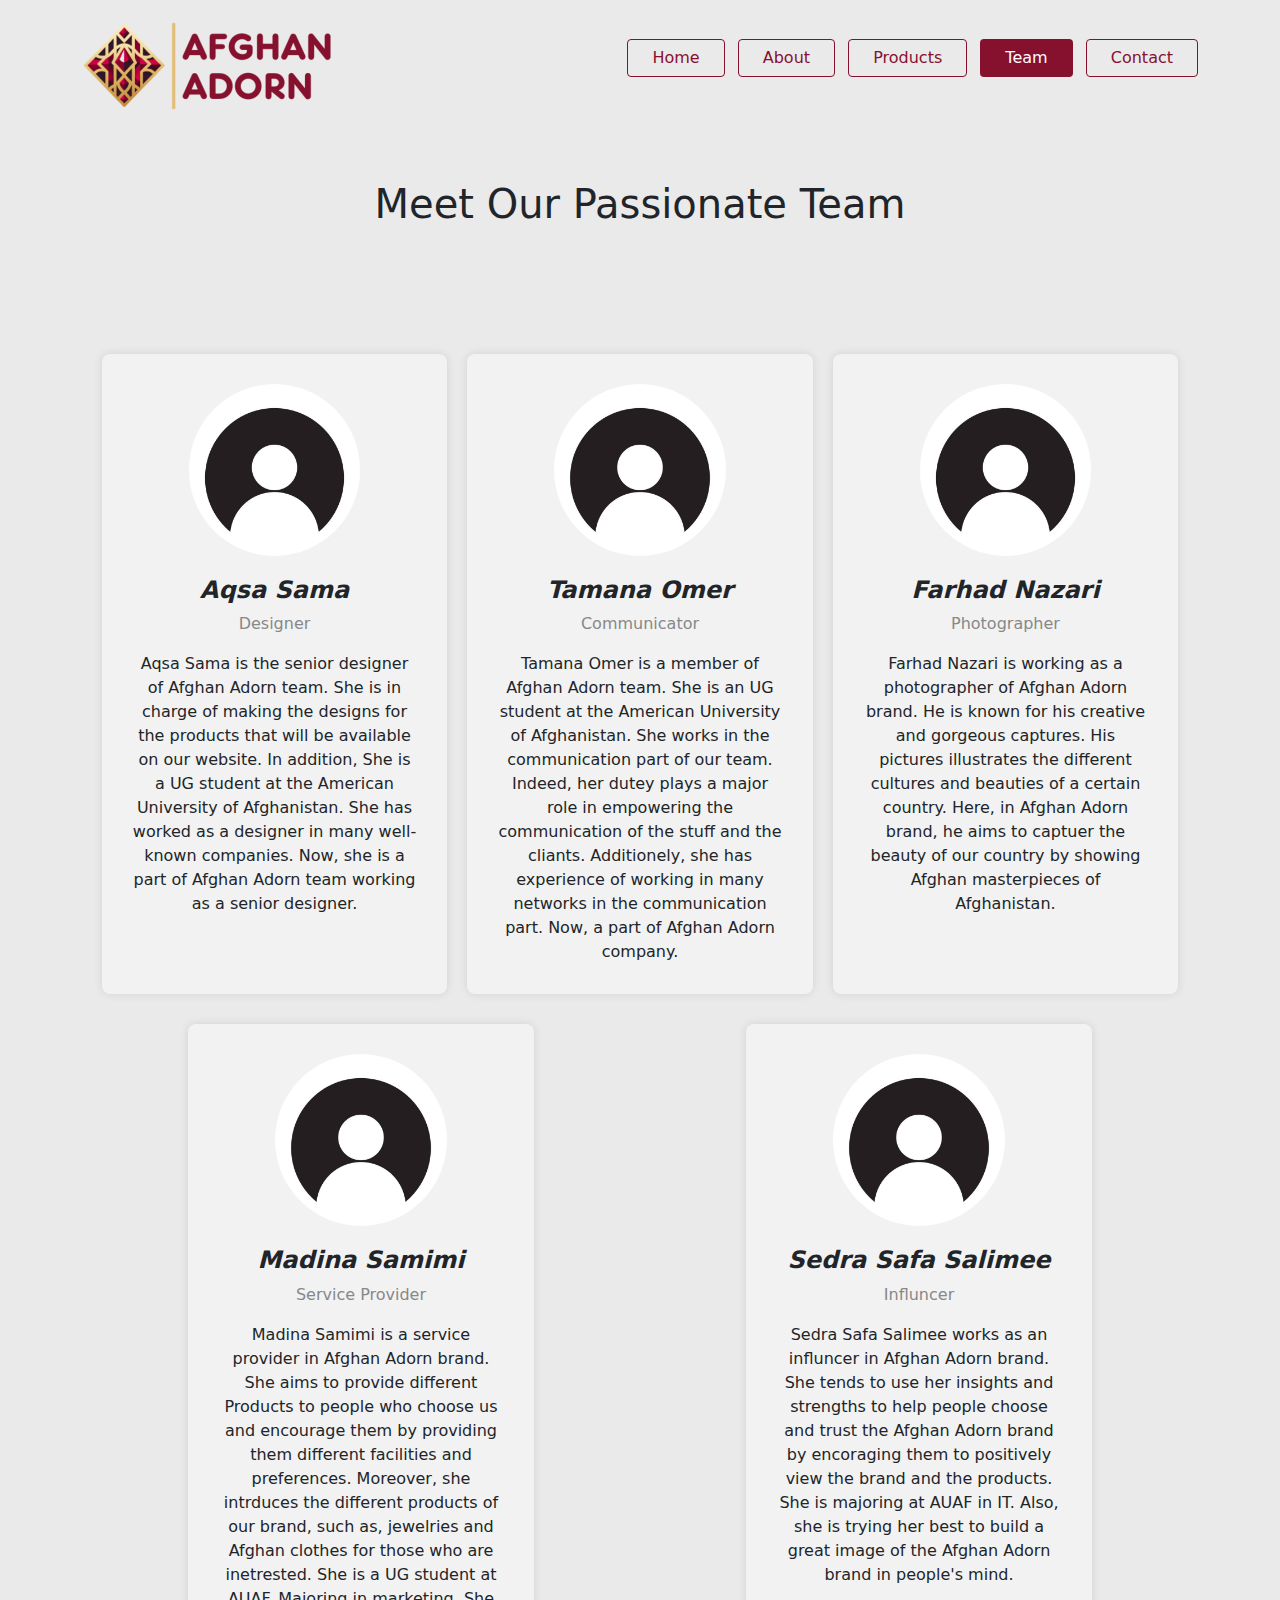
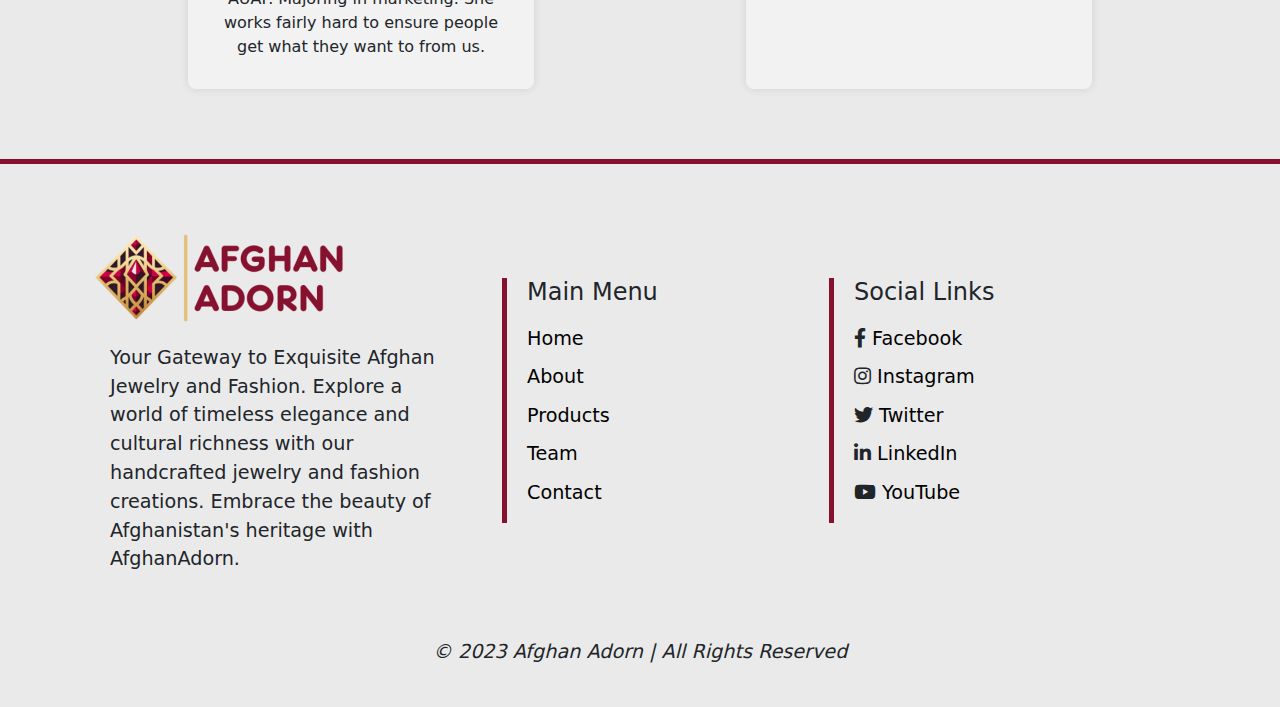
<file: team.html>
<!doctype html>
<html lang="en">

<head>
    <title>Welcome to AfghanAdorn</title>
    
    <!-- Required meta tags -->
    <meta charset="utf-8">
    <meta name="viewport" content="width=device-width, initial-scale=1, shrink-to-fit=no">
    
    <!-- Bootstrap CSS v5.2.1 -->
    <link href="css/bootstrap.min.css" rel="stylesheet">
    <link rel="stylesheet" href="css/style.css">
    <link rel="stylesheet" href="css/team.css">
    <link rel="stylesheet" href="https://cdnjs.cloudflare.com/ajax/libs/font-awesome/5.15.4/css/all.min.css">
</head>

<body>
  
    <header>
        <div class="container justify-content-center align-items-center ">

            <div class="row">
                <div class="col-4 mb-3">
                    <img src="img/logo.png" alt="Afghan Adorn Logo" width="250px" class="pt-3 logo">
                </div>
                <div class="col-8 align-self-center">
                    <ul class="list-unstyled float-end">
                        <li class="list-inline-item"><a href="index.html" class="btn btn-outline-success menu px-4">Home</a></li>
                        <li class="list-inline-item"><a href="about.html" class="btn btn-outline-success text-decoration-none menu px-4">About</a></li>
                        <li class="list-inline-item"><a href="products.html" class="btn btn-outline-success text-decoration-none menu px-4">Products</a></li>
                        <li class="list-inline-item"><a href="#" class="btn active border-red text-decoration-none px-4">Team</a></li>
                        <li class="list-inline-item"><a href="contact.html" class="btn btn-outline-success text-decoration-none menu px-4">Contact</a></li>
                    </ul>
                </div>
            </div>
        </div>
    </header>
  


<main class="container">

    <section class="team-title text-center py-5">
        <h1>Meet Our Passionate Team</h2>
    </section>

    <section class="team-section">
        <div class="team-cards d-flex flex-wrap justify-content-evenly">
            
            <div class="team-card">
                <div class="team-image">
                    <img src="img/team/aqsa.jpg">
                </div>
                <div class="team-details">
                    <h3>Aqsa Sama</h3>
                    <p>Designer</p>
                    <p2>Aqsa Sama is the senior designer of Afghan Adorn team. She is in charge of making the designs for the products that will be available on our website. In addition, She is a UG student at the American University of Afghanistan. She has worked as a designer in many well-known companies. Now, she is a part of Afghan Adorn team working as a senior designer. </p2>
                </div>
            </div>

            <div class="team-card">
                <div class="team-image">
                    <img src="img/team/tamana.jpg">
                </div>
                <div class="team-details">
                    <h3>Tamana Omer</h3>
                    <p>Communicator</p>
                    <p2>Tamana Omer is a member of Afghan Adorn team. She is an UG student at the American University of Afghanistan. She works in the communication part of our team. Indeed, her dutey plays a major role in empowering the communication of the stuff and the cliants. Additionely, she has experience of working in many networks in the communication part. Now, a part of Afghan Adorn company. </p2>
                </div>
            </div>
            
            <div class="team-card">
                <div class="team-image">
                    <img src="img/team/farhad.jpg">
                </div>
                <div class="team-details">
                    <h3>Farhad Nazari</h3>
                    <p>Photographer</p>
                    <p2>Farhad Nazari is working as a photographer of Afghan Adorn brand. He is known for his creative and gorgeous captures. His pictures illustrates the different cultures and beauties of a certain country. Here, in Afghan Adorn brand, he aims to captuer the beauty of our country by showing Afghan masterpieces of Afghanistan. </p2>
                </div>
            </div>
        </div>

        <div class="team-cards d-flex flex-wrap justify-content-around">

            <div class="team-card">
                <div class="team-image">
                    <img src="img/team/madina.jpg">
                </div>
                <div class="team-details">
                    <h3>Madina Samimi</h3>
                    <p>Service Provider</p>
                    <p2>Madina Samimi is a service provider in Afghan Adorn brand. She aims to provide different Products to people who choose us and encourage them by providing them different facilities and preferences. Moreover, she intrduces the different products of  our brand, such as, jewelries and Afghan clothes for those who are inetrested. She is a UG student at AUAF. Majoring in marketing. She works fairly hard to ensure people get what they want to from us.</p2>
                </div>
            </div>
            
            <div class="team-card">
                <div class="team-image">
                    <img src="img/team/sedra.jpg">
                </div>
                <div class="team-details">
                    <h3>Sedra Safa Salimee</h3>
                    <p>Influncer</p>
                    <p2>Sedra Safa Salimee works as an influncer in Afghan Adorn brand. She tends to use her insights and strengths to help people choose and trust the Afghan Adorn brand by encoraging them to positively view the brand and the products. She is majoring at AUAF in IT. Also, she is trying her best to build a great image of the Afghan Adorn brand in people's mind.  </p2>
                </div>
            </div>
        </div>
    </section>
</main>

    <!--Do Not Edit Below Here-->
    <footer>
        <div class="container justify-content-center p-4 align-items-center ">

            <div class="row mt-4">
                <div class="col-4 ">
                    <img src="img/logo.png" alt="Afghan Adorn Logo" width="250px" class="pt-3 logo mb-3">
                    <p class="ms-3">Your Gateway to Exquisite Afghan Jewelry and Fashion. Explore a world of timeless elegance and cultural richness with our handcrafted jewelry and fashion creations. Embrace the beauty of Afghanistan's heritage with AfghanAdorn.</p>
                </div>
                <div class="col-3 align-self-center border-right-red ms-5">

                    <h4 class="ps-2">Main Menu</h4>

                    <ul class="list-unstyled footer-menu ps-2">
                        <li><a href="index.html">Home</a></li>
                        <li><a href="about.html">About</a></li>
                        <li><a href="products.html">Products</a></li>
                        <li><a href="team.html">Team</a></li>
                        <li><a href="">Contact</a></li>
                    </ul>
                </div>

                <div class="col-lg-3 align-self-center border-right-red ms-5">

                    <h4 class="ps-2">Social Links</h4>

                    <ul class="list-unstyled footer-menu ps-2">
                        <li><i class="fab fa-facebook-f"></i> <a href="https://www.facebook.com/">Facebook</a></li>
                        <li><i class="fab fa-instagram"></i> <a href="https://www.instagram.com/">Instagram</a></li>
                        <li><i class="fab fa-twitter"></i> <a href="https://twitter.com/">Twitter</a></li>
                        <li><i class="fab fa-linkedin-in"></i> <a href="https://linkedin.com/">LinkedIn</a></li>
                        <li><i class="fab fa-youtube"></i> <a href="https://youtube.com/">YouTube</a></li>
                    </ul>
                </div>
            </div>

            <div class="row">
                <p class="fst-italic text-center mt-5">&copy; 2023 Afghan Adorn | All Rights Reserved</p>
            </div>
        </div>
    </footer>






  <!-- Bootstrap JavaScript Libraries -->
  <script defer src="/js/bootstrap.min.js"></script>
</body>

</html>
</file>
<file: css/style.css>
*{
    padding: 0;
    margin: 0;
    box-sizing: border-box;
}

body{
    background-color: #eaeaea;
}

header ul li a{
    text-decoration: none;
    color: #E2BE7A;
}

.btn-outline-success {
    border-color: #86112F;
    color: #86112F;
}

.active, .active:hover{
    background-color: #86112F;
    color: white;
}

.menu:hover{
    background-color: #E2BE7A;
    border: #E2BE7A;
    color: #86112F;
}

header, footer{
    background-color: #eaeaea;
}

footer{
    border-top: #86112F 5px solid;
}

.main-container{
    height: 400px;
}

.footer-menu li {
    padding-top: 4%;
    font-size: 1.2rem;
}

.footer-menu li a {
    text-decoration: none;
    color: black;
}



.border-right-red {
    border-left: 5px #86112F solid;
}

.red-border {
    border: 2px #86112F solid;
    
}

.top-border {
    border-top: solid 2px;
    border-color: #86112F;
}

.secondary-border{
    border: solid 2px #E2BE7A;
}

.vh100{
    height: 100vh;
}

.vh75{
    height: 75vh;
}

.vh50{
    height: 50vh;
}

h2{
    font-size: 2rem;
}

h3{
    font-size: 1.4rem;
    font-weight: 400;
    font-style: italic;
}

.bold {
    font-weight: bold;
}

p{
    font-size: 1.2rem;
}

.primary-color{
    color: #86112F;
}

.secondary-color{
    color: #E2BE7A;
}

.primary-background{
    background-color: #86112F;
}

.secondary-background{
    background-color: #E2BE7A;
}

i.icons{
    font-size: 50px;
    padding-bottom: 1.2rem;
}

.btn-primary-background{
    background-color: #86112F;
    color: #eaeaea;
}

.btn-primary-background:hover{
    background-color: #E2BE7A;
    color: #86112F;
}

.btn-secondary-background {
    border: #E2BE7A 2px solid;
    background-color: #E2BE7A;
    color: #86112F;
}


.btn-secondary-background:hover {
    border: #E2BE7A 2px solid;
    background-color: #eaeaea;
    color: #86112F;
}

footer li a:hover {
    text-decoration: underline;
}
</file>
<file: css/about.css>
#about-background{
    background-image: url(../img/peakpx.jpeg); 
    background-position: center;
    background-repeat: no-repeat;
    background-size: cover;
    height: 600px;
}
</file>
<file: css/tamana.css>
h1 {
    font-size: 20px;
    margin-bottom: 18px;
}

h2 {
    font-size: 40px;
    margin-bottom: 20px;
}

.contact-info {
    margin-top: 50px;
}

.contact-details {
    font-size: 16px;
    margin-left: 20px;
}

.contact-details h3 {
    margin-bottom: 10px;
}

.contact-item {
    display: flex;
    align-items: flex-start;
    margin-bottom: 20px;
}

.contact-item i {
    font-size: 24px;
    margin-right: 15px;
    color: #555;
}

table {
    width: 100%;
    border-collapse: collapse;
    margin-top: 30px;
}

table th,
table td {
    padding: 10px;
    border: 1px solid #ddd;
    vertical-align:middle;
    text-align: center;
}

table th {
    background-color: #f9f9f9;
    text-align: left;
    font-weight: normal;
}

.social-media-icons {
    display: flex;
    align-items: center;
    margin-top: 30px;
}

.social-media-icons i {
    font-size: 24px;
    margin-right: 10px;
    color: #555;
}

.social-media-icons a {
    color: #555;
    text-decoration: none;
}

.social-media-icons a:hover {
    color: #555;
    text-decoration: underline;
}
</file>
<file: css/product.css>
.product-card {
    background-color: #f2f2f2;
    box-shadow: 0 0 10px rgba(0, 0, 0, 0.1);
    transition: transform 0.3s ease;
    flex: 0 0 31%;
    border: solid 2px #86112F;
    background-position: center;
    background-size: cover;
}

.product-card:hover {
    transform: translateY(-5px);
    background-color: #86112F;
    background-image: none;
    color: #E2BE7A;
}

.product-card img {
    width: 100%;
}
</file>
<file: css/team.css>
.team-section {
    text-align: center;
    padding: 40px 0;
}

.team-title {
    margin-bottom: 30px;
}

.team-card {
    background-color: #f2f2f2;
    padding: 30px;
    border-radius: 8px;
    box-shadow: 0 0 10px rgba(0, 0, 0, 0.1);
    transition: transform 0.3s ease;
    margin-bottom: 30px;
    flex: 0 0 31%;
}

.team-card:hover {
    transform: translateY(-5px);
}

.team-card .team-details {
    margin-top: 20px;
}

.team-card h3 {
    margin-top: 10px;
    font-size: 24px;
    font-weight: 600;
}

.team-card p {
    color: #888;
    margin-top: 5px;
    font-size: 16px;
}

.team-image img {
    width: 60%;
    height: 60%;
    background-size: contain;
    border-radius: 100%;

}
</file>
